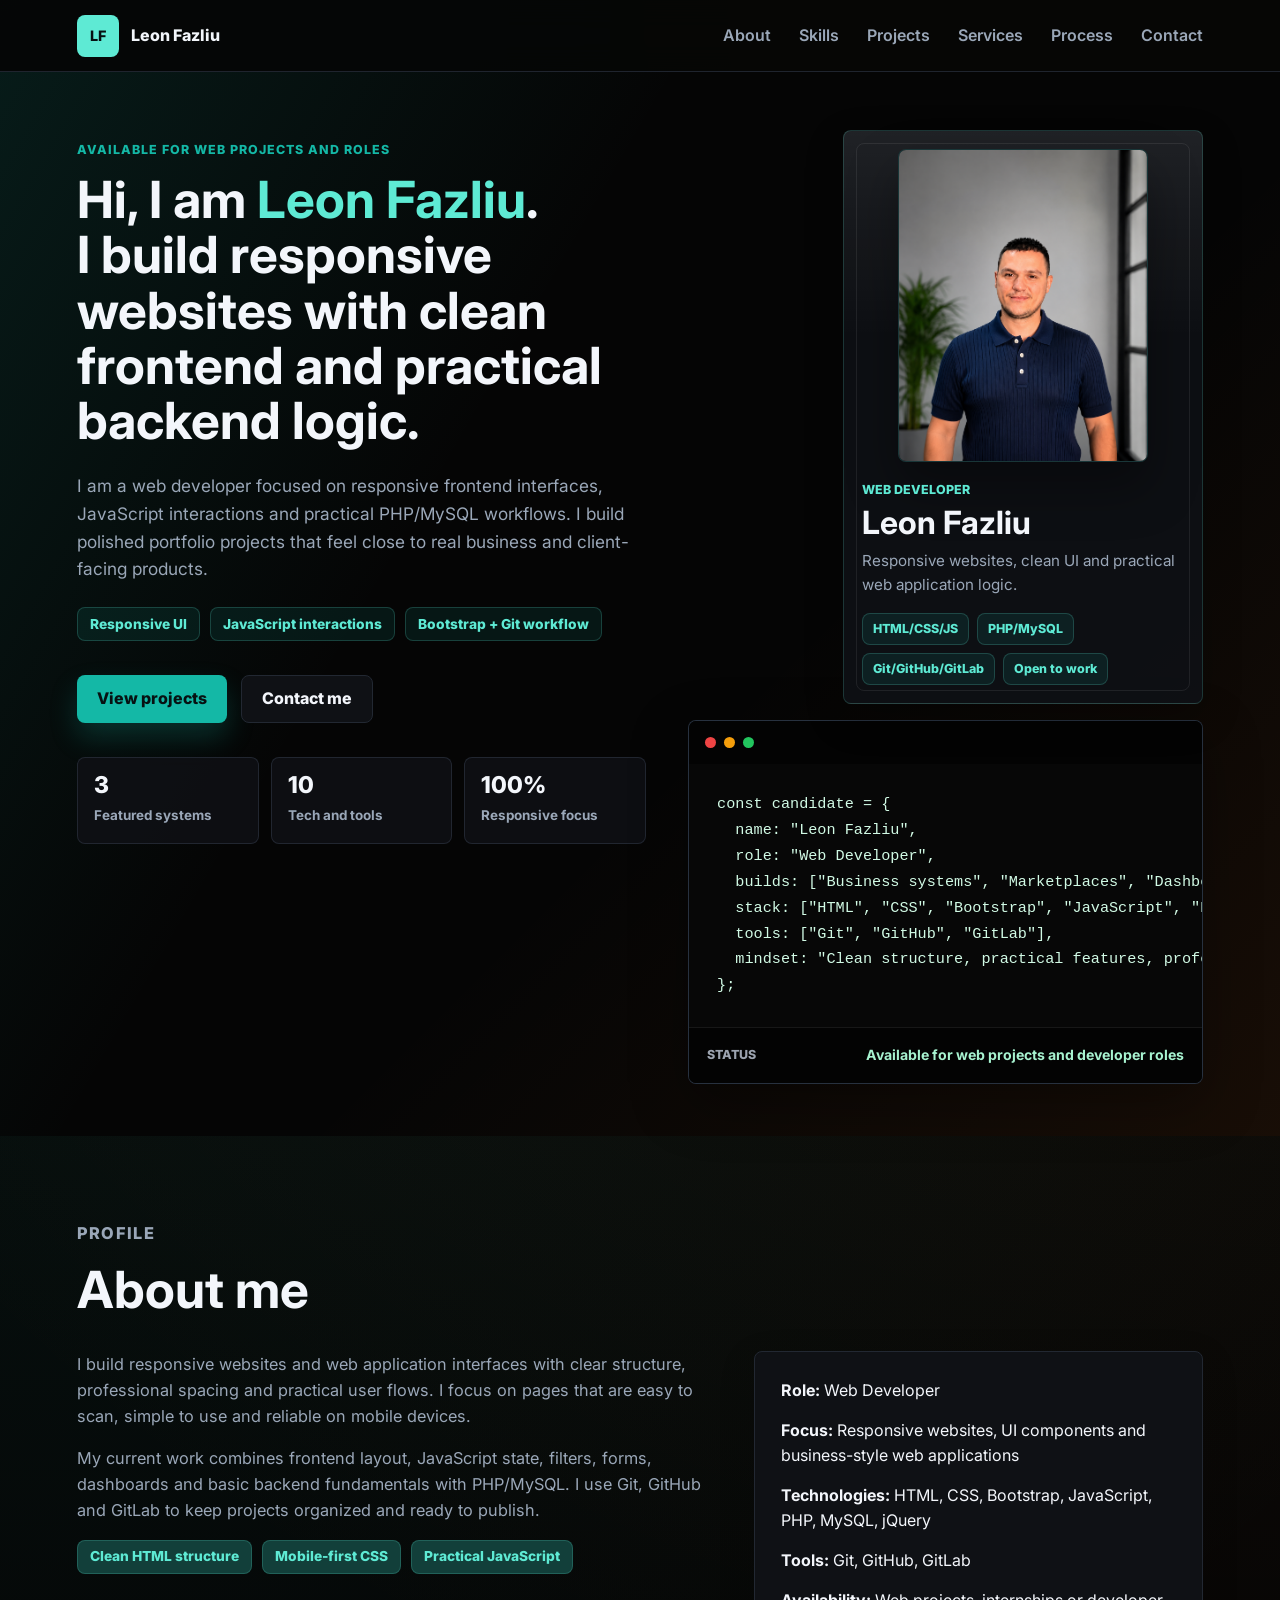
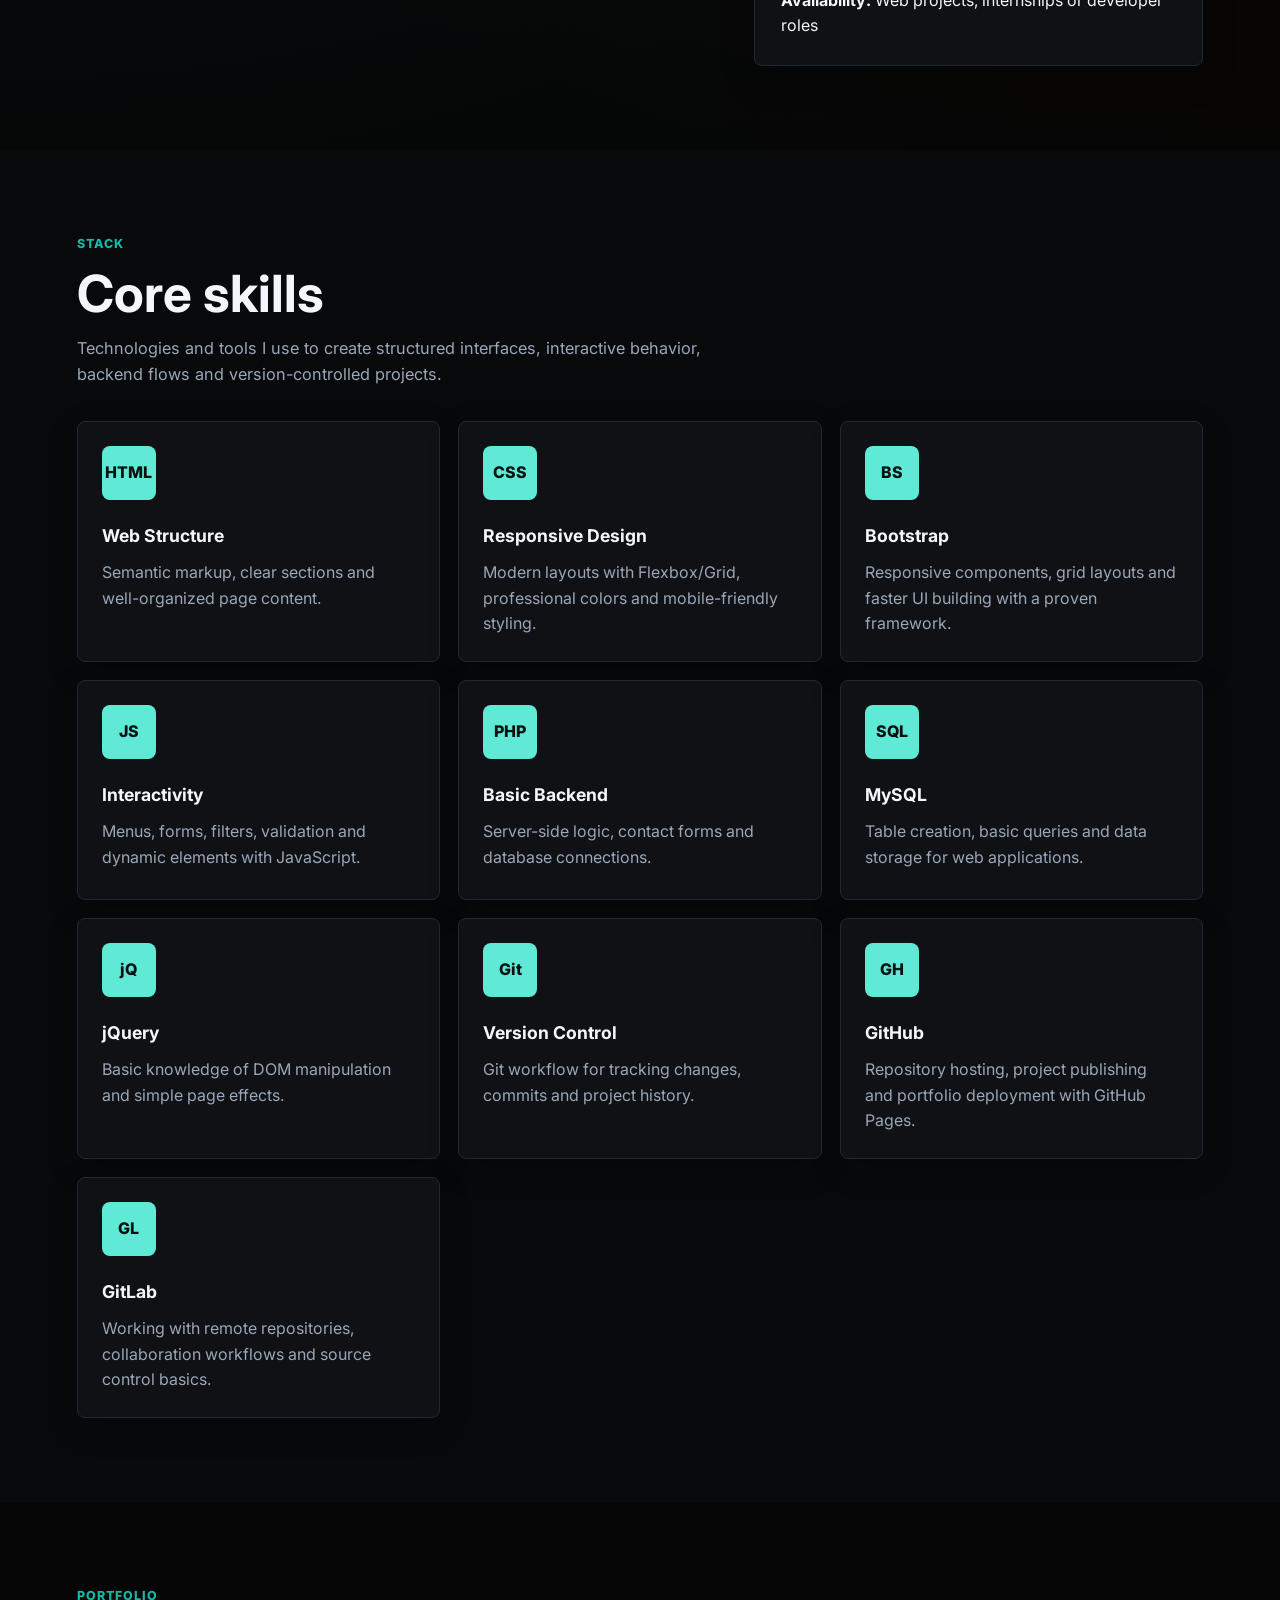
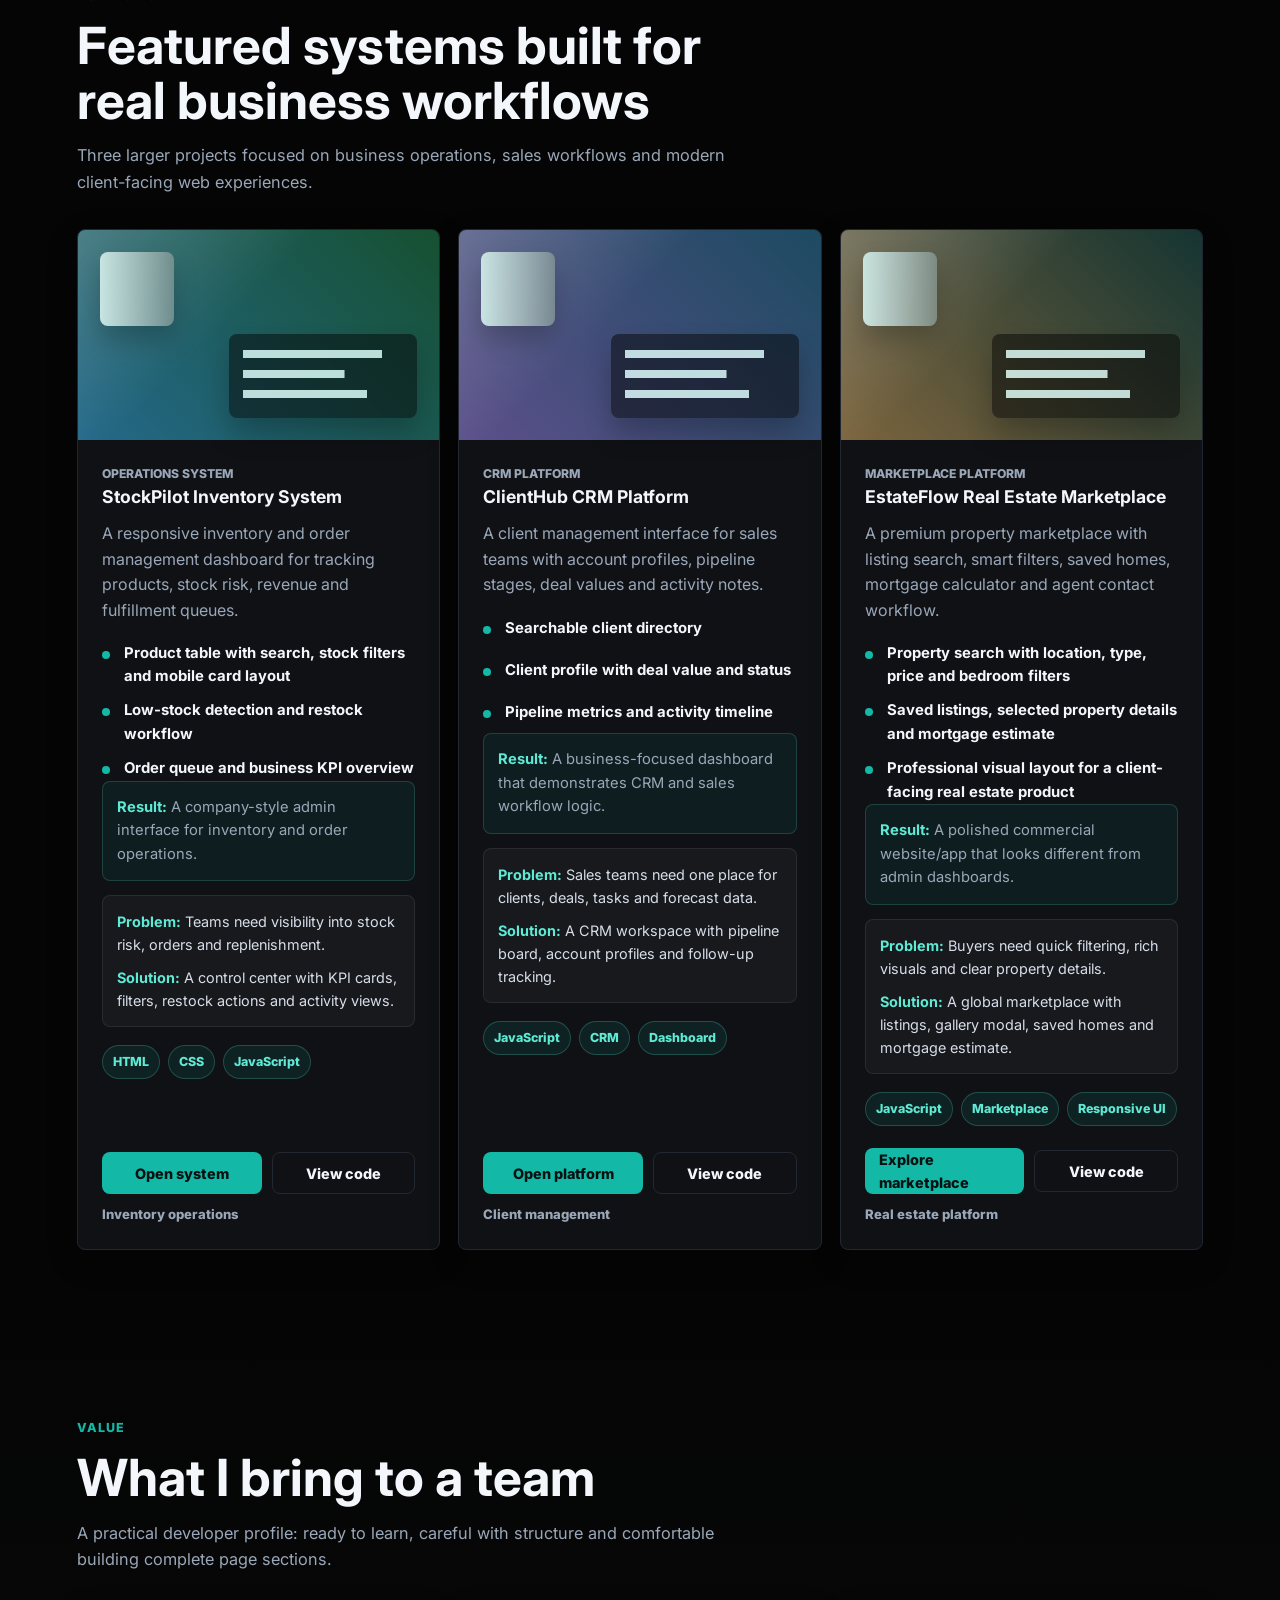
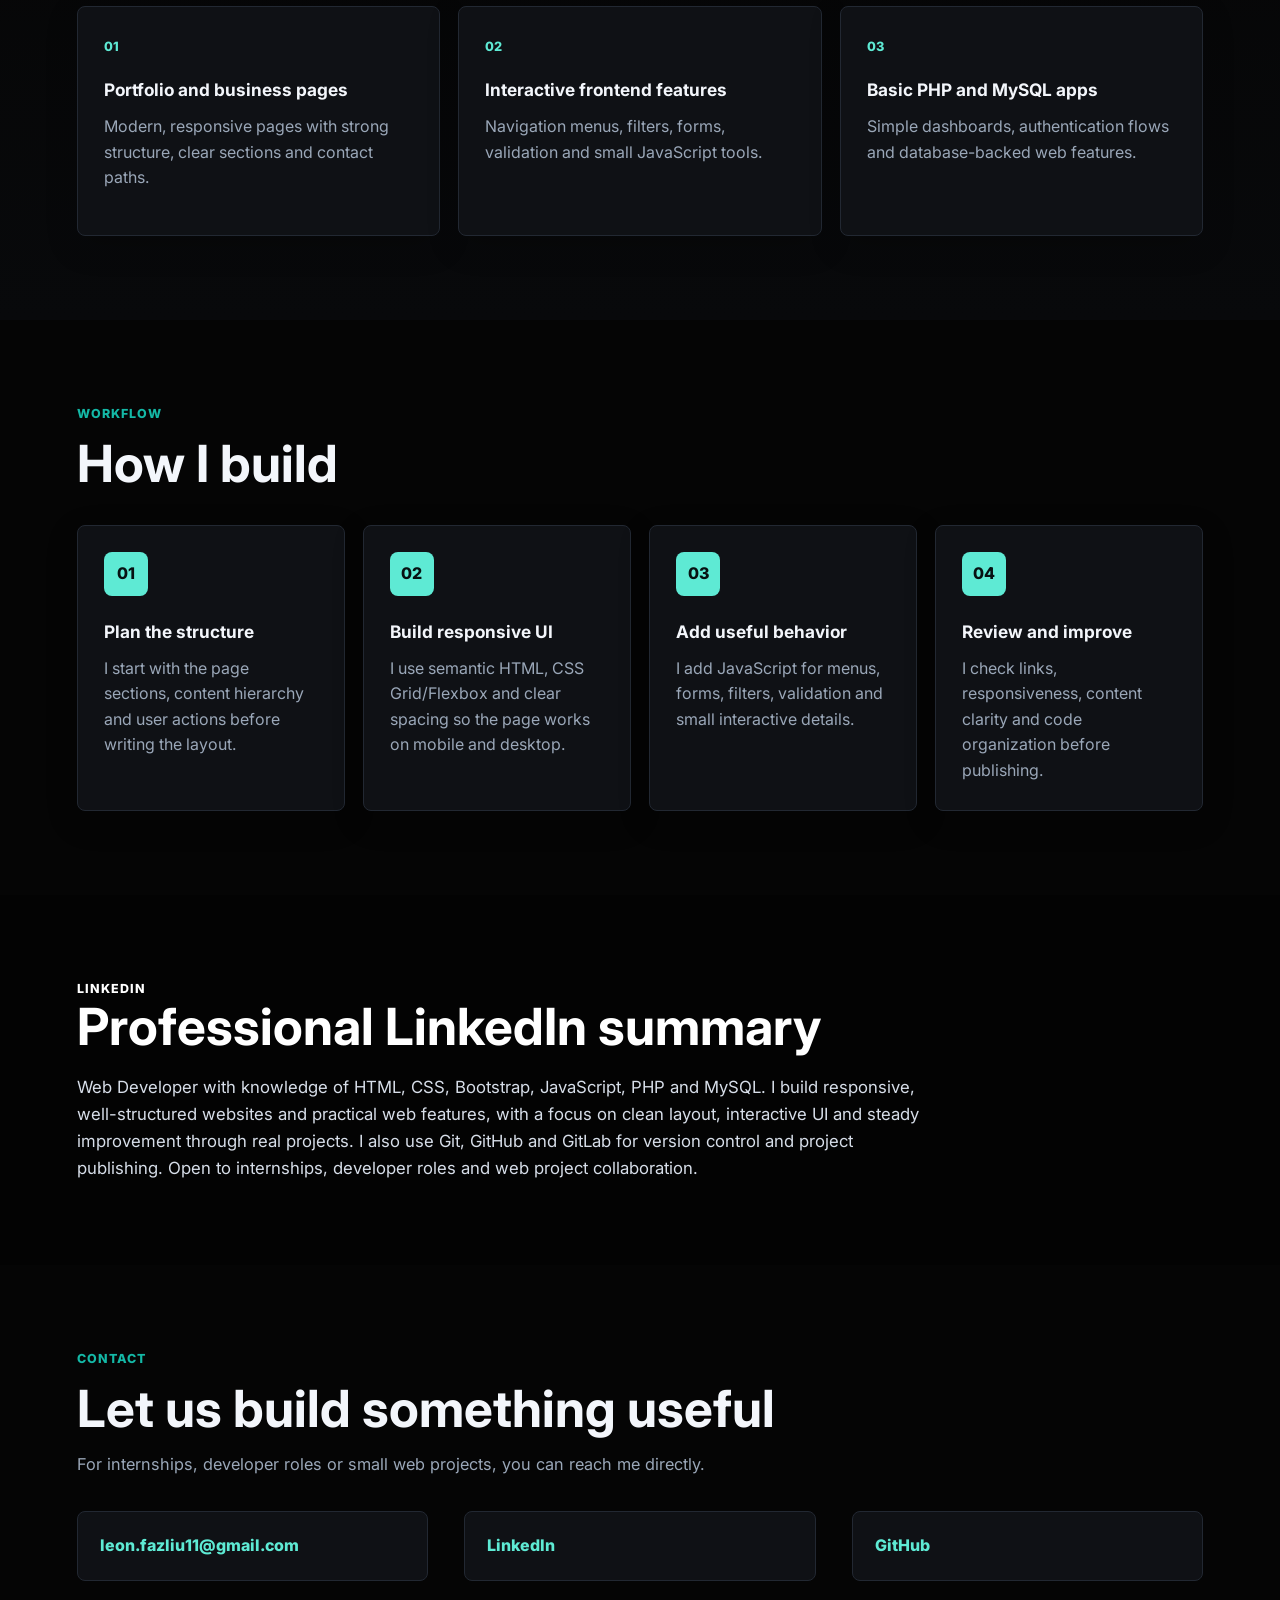
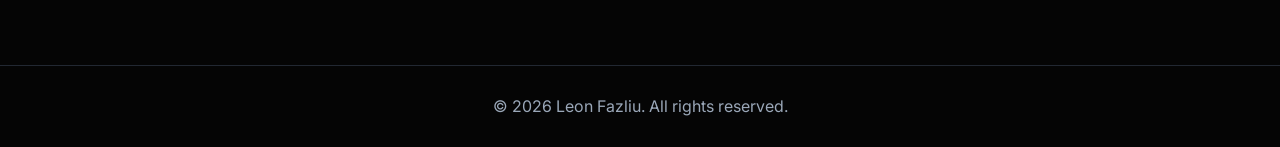
<file: index.html>
<!DOCTYPE html>
<html lang="en">
<head>
  <meta charset="UTF-8">
  <meta name="viewport" content="width=device-width, initial-scale=1.0">
  <meta name="description" content="Portfolio of Leon Fazliu, a web developer building responsive websites and practical web applications with HTML, CSS, JavaScript, Bootstrap, PHP, MySQL, Git, GitHub and GitLab.">
  <title>Leon Fazliu | Web Developer</title>
  <link rel="preconnect" href="https://fonts.googleapis.com">
  <link rel="preconnect" href="https://fonts.gstatic.com" crossorigin>
  <link href="https://fonts.googleapis.com/css2?family=Inter:wght@400;500;600;700;800&display=swap" rel="stylesheet">
  <link rel="stylesheet" href="style.css">
</head>
<body>
  <header class="site-header">
    <a class="brand" href="#home" aria-label="Home">
      <span class="brand-mark">LF</span>
      <span class="brand-text">Leon Fazliu</span>
    </a>

    <button class="nav-toggle" type="button" aria-label="Open menu" aria-expanded="false">
      <span></span>
      <span></span>
      <span></span>
    </button>

    <nav class="site-nav" aria-label="Main navigation">
      <a href="#about">About</a>
      <a href="#skills">Skills</a>
      <a href="#projects">Projects</a>
      <a href="#services">Services</a>
      <a href="#process">Process</a>
      <a href="#contact">Contact</a>
    </nav>
  </header>

  <main>
    <section class="hero" id="home">
      <div class="hero-content">
        <p class="eyebrow">Available for web projects and roles</p>
        <h1>Hi, I am <span>Leon Fazliu</span>.<br>I build responsive websites with clean frontend and practical backend logic.</h1>
        <p class="hero-text">
          I am a web developer focused on responsive frontend interfaces, JavaScript interactions and practical PHP/MySQL
          workflows. I build polished portfolio projects that feel close to real business and client-facing products.
        </p>
        <div class="hero-badges" aria-label="Highlights">
          <span>Responsive UI</span>
          <span>JavaScript interactions</span>
          <span>Bootstrap + Git workflow</span>
        </div>
        <div class="hero-actions">
          <a class="button primary" href="#projects">View projects</a>
          <a class="button secondary" href="#contact">Contact me</a>
        </div>
        <dl class="hero-stats" aria-label="Portfolio stats">
          <div>
            <dt>3</dt>
            <dd>Featured systems</dd>
          </div>
          <div>
            <dt>10</dt>
            <dd>Tech and tools</dd>
          </div>
          <div>
            <dt>100%</dt>
            <dd>Responsive focus</dd>
          </div>
        </dl>
      </div>

      <div class="hero-panel" aria-label="Professional summary">
        <div class="profile-card">
          <div class="profile-photo-wrap">
            <img id="profilePhoto" src="assets/profile-leon.png" alt="Leon Fazliu portrait">
            <span class="profile-fallback" id="profileFallback">LF</span>
          </div>
          <div>
            <p class="profile-kicker">Web Developer</p>
            <h2>Leon Fazliu</h2>
            <p>Responsive websites, clean UI and practical web application logic.</p>
            <div class="profile-meta" aria-label="Profile highlights">
              <span>HTML/CSS/JS</span>
              <span>PHP/MySQL</span>
              <span>Git/GitHub/GitLab</span>
              <span>Open to work</span>
            </div>
          </div>
        </div>
        <div class="code-card">
          <div class="window-dots" aria-hidden="true">
            <span></span>
            <span></span>
            <span></span>
          </div>
          <pre><code>const candidate = {
  name: "Leon Fazliu",
  role: "Web Developer",
  builds: ["Business systems", "Marketplaces", "Dashboards"],
  stack: ["HTML", "CSS", "Bootstrap", "JavaScript", "PHP", "MySQL"],
  tools: ["Git", "GitHub", "GitLab"],
  mindset: "Clean structure, practical features, professional polish"
};</code></pre>
          <div class="code-footer">
            <span>Status</span>
            <strong>Available for web projects and developer roles</strong>
          </div>
        </div>
      </div>
    </section>

    <section class="section about reveal" id="about">
      <div class="section-heading">
        <p class="eyebrow">Profile</p>
        <h2>About me</h2>
      </div>
      <div class="about-grid">
        <div>
          <p>
            I build responsive websites and web application interfaces with clear structure, professional spacing and
            practical user flows. I focus on pages that are easy to scan, simple to use and reliable on mobile devices.
          </p>
          <p>
            My current work combines frontend layout, JavaScript state, filters, forms, dashboards and basic backend
            fundamentals with PHP/MySQL. I use Git, GitHub and GitLab to keep projects organized and ready to publish.
          </p>
          <div class="about-highlights">
            <span>Clean HTML structure</span>
            <span>Mobile-first CSS</span>
            <span>Practical JavaScript</span>
          </div>
        </div>
        <ul class="profile-list">
          <li><strong>Role:</strong> Web Developer</li>
          <li><strong>Focus:</strong> Responsive websites, UI components and business-style web applications</li>
          <li><strong>Technologies:</strong> HTML, CSS, Bootstrap, JavaScript, PHP, MySQL, jQuery</li>
          <li><strong>Tools:</strong> Git, GitHub, GitLab</li>
          <li><strong>Availability:</strong> Web projects, internships or developer roles</li>
        </ul>
      </div>
    </section>

    <section class="section skills reveal" id="skills">
      <div class="section-heading">
        <p class="eyebrow">Stack</p>
        <h2>Core skills</h2>
        <p>Technologies and tools I use to create structured interfaces, interactive behavior, backend flows and version-controlled projects.</p>
      </div>
      <div class="skills-grid">
        <article class="skill-card">
          <span class="skill-icon">HTML</span>
          <h3>Web Structure</h3>
          <p>Semantic markup, clear sections and well-organized page content.</p>
        </article>
        <article class="skill-card">
          <span class="skill-icon">CSS</span>
          <h3>Responsive Design</h3>
          <p>Modern layouts with Flexbox/Grid, professional colors and mobile-friendly styling.</p>
        </article>
        <article class="skill-card">
          <span class="skill-icon">BS</span>
          <h3>Bootstrap</h3>
          <p>Responsive components, grid layouts and faster UI building with a proven framework.</p>
        </article>
        <article class="skill-card">
          <span class="skill-icon">JS</span>
          <h3>Interactivity</h3>
          <p>Menus, forms, filters, validation and dynamic elements with JavaScript.</p>
        </article>
        <article class="skill-card">
          <span class="skill-icon">PHP</span>
          <h3>Basic Backend</h3>
          <p>Server-side logic, contact forms and database connections.</p>
        </article>
        <article class="skill-card">
          <span class="skill-icon">SQL</span>
          <h3>MySQL</h3>
          <p>Table creation, basic queries and data storage for web applications.</p>
        </article>
        <article class="skill-card">
          <span class="skill-icon">jQ</span>
          <h3>jQuery</h3>
          <p>Basic knowledge of DOM manipulation and simple page effects.</p>
        </article>
        <article class="skill-card">
          <span class="skill-icon">Git</span>
          <h3>Version Control</h3>
          <p>Git workflow for tracking changes, commits and project history.</p>
        </article>
        <article class="skill-card">
          <span class="skill-icon">GH</span>
          <h3>GitHub</h3>
          <p>Repository hosting, project publishing and portfolio deployment with GitHub Pages.</p>
        </article>
        <article class="skill-card">
          <span class="skill-icon">GL</span>
          <h3>GitLab</h3>
          <p>Working with remote repositories, collaboration workflows and source control basics.</p>
        </article>
      </div>
    </section>

    <section class="section projects reveal" id="projects">
      <div class="section-heading">
        <p class="eyebrow">Portfolio</p>
        <h2>Featured systems built for real business workflows</h2>
        <p>Three larger projects focused on business operations, sales workflows and modern client-facing web experiences.</p>
      </div>
      <div class="projects-grid">
        <article class="project-card project-featured">
          <div class="project-media inventory"></div>
          <div class="project-body">
            <p class="project-type">Operations system</p>
            <h3>StockPilot Inventory System</h3>
            <p>A responsive inventory and order management dashboard for tracking products, stock risk, revenue and fulfillment queues.</p>
            <ul class="project-points">
              <li>Product table with search, stock filters and mobile card layout</li>
              <li>Low-stock detection and restock workflow</li>
              <li>Order queue and business KPI overview</li>
            </ul>
            <p class="project-result"><strong>Result:</strong> A company-style admin interface for inventory and order operations.</p>
            <div class="project-case">
              <p><strong>Problem:</strong> Teams need visibility into stock risk, orders and replenishment.</p>
              <p><strong>Solution:</strong> A control center with KPI cards, filters, restock actions and activity views.</p>
            </div>
            <div class="tags">
              <span>HTML</span>
              <span>CSS</span>
              <span>JavaScript</span>
            </div>
            <div class="project-actions">
              <a class="project-link" href="projects/inventory-system/index.html">Open system</a>
              <a class="project-link secondary-link" href="https://github.com/leon-fazliu/portfolio/tree/main/projects/inventory-system" target="_blank" rel="noreferrer">View code</a>
              <span>Inventory operations</span>
            </div>
          </div>
        </article>
        <article class="project-card">
          <div class="project-media crm"></div>
          <div class="project-body">
            <p class="project-type">CRM platform</p>
            <h3>ClientHub CRM Platform</h3>
            <p>A client management interface for sales teams with account profiles, pipeline stages, deal values and activity notes.</p>
            <ul class="project-points">
              <li>Searchable client directory</li>
              <li>Client profile with deal value and status</li>
              <li>Pipeline metrics and activity timeline</li>
            </ul>
            <p class="project-result"><strong>Result:</strong> A business-focused dashboard that demonstrates CRM and sales workflow logic.</p>
            <div class="project-case">
              <p><strong>Problem:</strong> Sales teams need one place for clients, deals, tasks and forecast data.</p>
              <p><strong>Solution:</strong> A CRM workspace with pipeline board, account profiles and follow-up tracking.</p>
            </div>
            <div class="tags">
              <span>JavaScript</span>
              <span>CRM</span>
              <span>Dashboard</span>
            </div>
            <div class="project-actions">
              <a class="project-link" href="projects/crm-platform/index.html">Open platform</a>
              <a class="project-link secondary-link" href="https://github.com/leon-fazliu/portfolio/tree/main/projects/crm-platform" target="_blank" rel="noreferrer">View code</a>
              <span>Client management</span>
            </div>
          </div>
        </article>
        <article class="project-card">
          <div class="project-media realestate"></div>
          <div class="project-body">
            <p class="project-type">Marketplace platform</p>
            <h3>EstateFlow Real Estate Marketplace</h3>
            <p>A premium property marketplace with listing search, smart filters, saved homes, mortgage calculator and agent contact workflow.</p>
            <ul class="project-points">
              <li>Property search with location, type, price and bedroom filters</li>
              <li>Saved listings, selected property details and mortgage estimate</li>
              <li>Professional visual layout for a client-facing real estate product</li>
            </ul>
            <p class="project-result"><strong>Result:</strong> A polished commercial website/app that looks different from admin dashboards.</p>
            <div class="project-case">
              <p><strong>Problem:</strong> Buyers need quick filtering, rich visuals and clear property details.</p>
              <p><strong>Solution:</strong> A global marketplace with listings, gallery modal, saved homes and mortgage estimate.</p>
            </div>
            <div class="tags">
              <span>JavaScript</span>
              <span>Marketplace</span>
              <span>Responsive UI</span>
            </div>
            <div class="project-actions">
              <a class="project-link" href="projects/real-estate-marketplace/index.html">Explore marketplace</a>
              <a class="project-link secondary-link" href="https://github.com/leon-fazliu/portfolio/tree/main/projects/real-estate-marketplace" target="_blank" rel="noreferrer">View code</a>
              <span>Real estate platform</span>
            </div>
          </div>
        </article>
      </div>
    </section>

    <section class="section services reveal" id="services">
      <div class="section-heading">
        <p class="eyebrow">Value</p>
        <h2>What I bring to a team</h2>
        <p>A practical developer profile: ready to learn, careful with structure and comfortable building complete page sections.</p>
      </div>
      <div class="services-grid">
        <article>
          <span>01</span>
          <h3>Portfolio and business pages</h3>
          <p>Modern, responsive pages with strong structure, clear sections and contact paths.</p>
        </article>
        <article>
          <span>02</span>
          <h3>Interactive frontend features</h3>
          <p>Navigation menus, filters, forms, validation and small JavaScript tools.</p>
        </article>
        <article>
          <span>03</span>
          <h3>Basic PHP and MySQL apps</h3>
          <p>Simple dashboards, authentication flows and database-backed web features.</p>
        </article>
      </div>
    </section>

    <section class="section process reveal" id="process">
      <div class="section-heading">
        <p class="eyebrow">Workflow</p>
        <h2>How I build</h2>
      </div>
      <div class="process-grid">
        <article>
          <span>01</span>
          <h3>Plan the structure</h3>
          <p>I start with the page sections, content hierarchy and user actions before writing the layout.</p>
        </article>
        <article>
          <span>02</span>
          <h3>Build responsive UI</h3>
          <p>I use semantic HTML, CSS Grid/Flexbox and clear spacing so the page works on mobile and desktop.</p>
        </article>
        <article>
          <span>03</span>
          <h3>Add useful behavior</h3>
          <p>I add JavaScript for menus, forms, filters, validation and small interactive details.</p>
        </article>
        <article>
          <span>04</span>
          <h3>Review and improve</h3>
          <p>I check links, responsiveness, content clarity and code organization before publishing.</p>
        </article>
      </div>
    </section>

    <section class="section linkedin reveal">
      <div class="linkedin-copy">
        <p class="eyebrow">LinkedIn</p>
        <h2>Professional LinkedIn summary</h2>
        <p>
          Web Developer with knowledge of HTML, CSS, Bootstrap, JavaScript, PHP and MySQL. I build responsive,
          well-structured websites and practical web features, with a focus on clean layout, interactive UI and
          steady improvement through real projects. I also use Git, GitHub and GitLab for version control and project publishing.
          Open to internships, developer roles and web project collaboration.
        </p>
      </div>
    </section>

    <section class="section contact reveal" id="contact">
      <div class="section-heading">
        <p class="eyebrow">Contact</p>
        <h2>Let us build something useful</h2>
        <p>For internships, developer roles or small web projects, you can reach me directly.</p>
      </div>
      <div class="contact-grid">
        <a href="mailto:leon.fazliu11@gmail.com">leon.fazliu11@gmail.com</a>
        <a href="https://www.linkedin.com/in/leon-fazliu-6796b4366" target="_blank" rel="noreferrer">LinkedIn</a>
        <a href="https://github.com/leon-fazliu" target="_blank" rel="noreferrer">GitHub</a>
      </div>
    </section>
  </main>

  <footer class="site-footer">
    <p>&copy; <span id="year"></span> Leon Fazliu. All rights reserved.</p>
  </footer>

  <script src="script.js"></script>
</body>
</html>
</file>
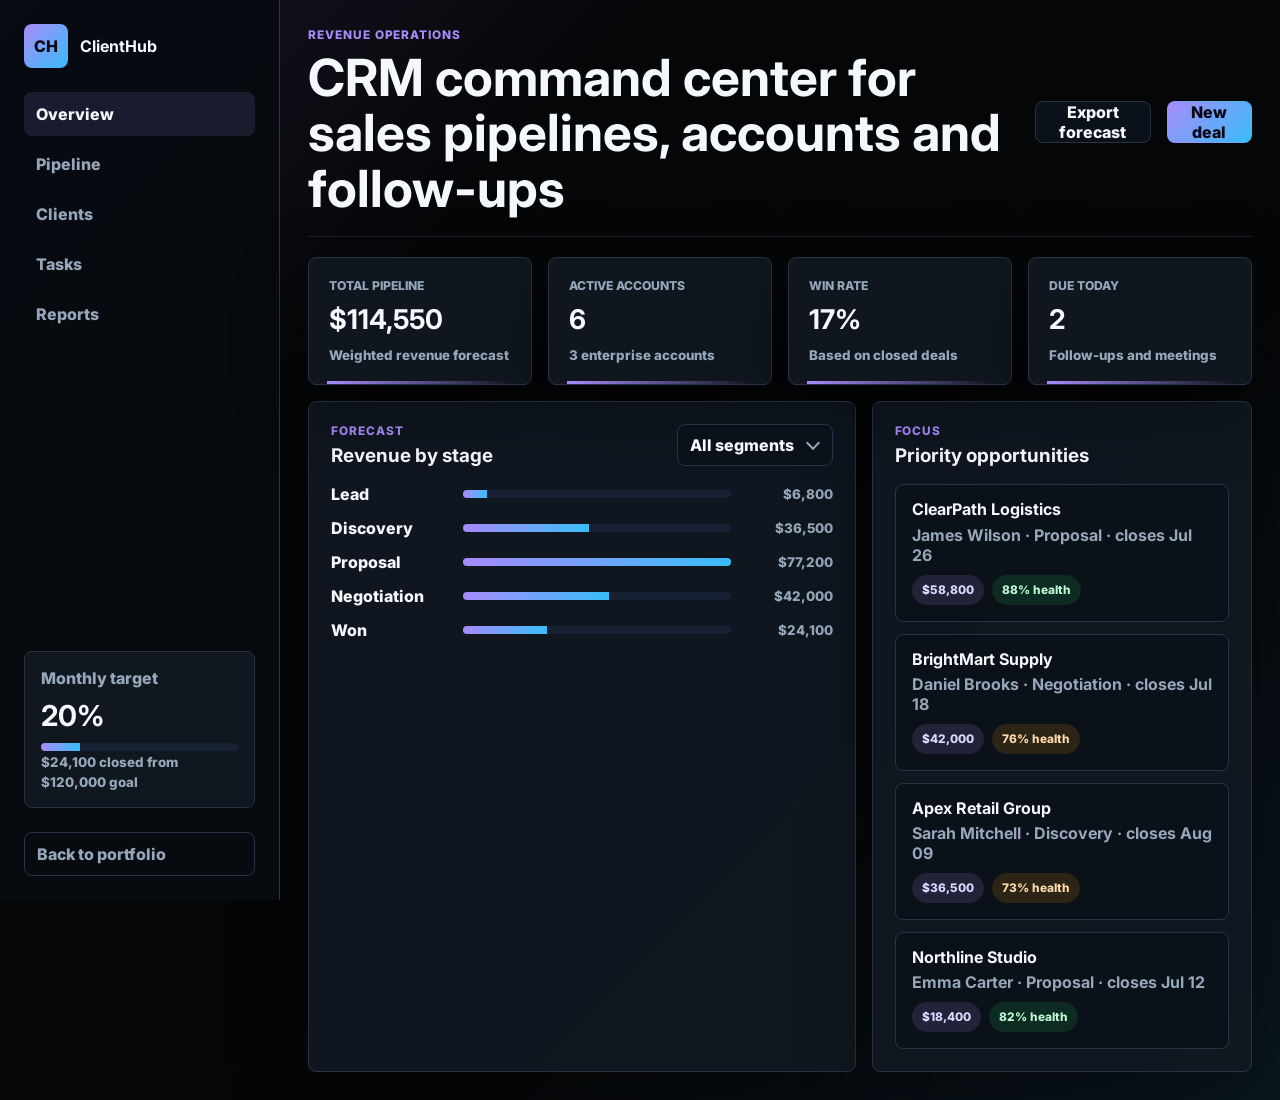
<file: projects/crm-platform/index.html>
<!DOCTYPE html>
<html lang="en">
<head>
  <meta charset="UTF-8">
  <meta name="viewport" content="width=device-width, initial-scale=1.0">
  <title>ClientHub CRM | Revenue Operations Platform</title>
  <link rel="preconnect" href="https://fonts.googleapis.com">
  <link rel="preconnect" href="https://fonts.gstatic.com" crossorigin>
  <link href="https://fonts.googleapis.com/css2?family=Inter:wght@400;500;600;700;800&display=swap" rel="stylesheet">
  <link rel="stylesheet" href="style.css">
</head>
<body>
  <aside class="sidebar">
    <a class="brand" href="../../index.html"><span>CH</span><strong>ClientHub</strong></a>
    <nav aria-label="CRM sections">
      <a class="nav-link is-active" href="#overview" data-view="overview">Overview</a>
      <a class="nav-link" href="#pipeline" data-view="pipeline">Pipeline</a>
      <a class="nav-link" href="#clients" data-view="clients">Clients</a>
      <a class="nav-link" href="#tasks" data-view="tasks">Tasks</a>
      <a class="nav-link" href="#reports" data-view="reports">Reports</a>
    </nav>
    <section class="quota-card">
      <span>Monthly target</span>
      <strong id="quotaPercent">0%</strong>
      <div class="progress"><span id="quotaBar"></span></div>
      <small id="quotaLabel">$0 closed from $120K goal</small>
    </section>
    <a class="portfolio-link" href="../../index.html">Back to portfolio</a>
  </aside>

  <main class="app">
    <header class="topbar">
      <div>
        <p class="eyebrow">Revenue Operations</p>
        <h1>CRM command center for sales pipelines, accounts and follow-ups</h1>
      </div>
      <div class="topbar-actions">
        <button class="ghost-btn" type="button" id="exportReport">Export forecast</button>
        <button class="primary-btn" type="button" id="openDealForm">New deal</button>
      </div>
    </header>

    <section class="view is-visible" id="overview" data-panel="overview">
      <section class="metrics">
        <article><span>Total pipeline</span><strong id="pipelineValue">$0</strong><small>Weighted revenue forecast</small></article>
        <article><span>Active accounts</span><strong id="clientCount">0</strong><small id="clientSegmentLabel">0 enterprise accounts</small></article>
        <article><span>Win rate</span><strong id="winRate">0%</strong><small>Based on closed deals</small></article>
        <article><span>Due today</span><strong id="dueToday">0</strong><small>Follow-ups and meetings</small></article>
      </section>

      <section class="overview-grid">
        <article class="panel">
          <div class="panel-head">
            <div>
              <p class="eyebrow">Forecast</p>
              <h2>Revenue by stage</h2>
            </div>
            <input id="forecastFilter" type="hidden" value="all">
            <div class="custom-picker">
              <button class="custom-toggle" type="button" aria-expanded="false"><span>All segments</span></button>
              <div class="custom-options">
                <button type="button" data-value="all" data-label="All segments">All segments</button>
                <button type="button" data-value="Enterprise" data-label="Enterprise">Enterprise</button>
                <button type="button" data-value="SMB" data-label="SMB">SMB</button>
                <button type="button" data-value="Startup" data-label="Startup">Startup</button>
              </div>
            </div>
          </div>
          <div class="forecast-chart" id="forecastChart"></div>
        </article>

        <article class="panel">
          <div class="panel-head">
            <div>
              <p class="eyebrow">Focus</p>
              <h2>Priority opportunities</h2>
            </div>
          </div>
          <div class="priority-list" id="priorityList"></div>
        </article>
      </section>
    </section>

    <section class="view" id="pipeline" data-panel="pipeline">
      <section class="panel">
        <div class="panel-head">
          <div>
            <p class="eyebrow">Deals</p>
            <h2>Pipeline board</h2>
          </div>
          <div class="toolbar">
            <input id="dealSearch" type="search" placeholder="Search company, owner, tag">
            <input id="stageFilter" type="hidden" value="all">
            <div class="custom-picker">
              <button class="custom-toggle" type="button" aria-expanded="false"><span>All stages</span></button>
              <div class="custom-options">
                <button type="button" data-value="all" data-label="All stages">All stages</button>
                <button type="button" data-value="Lead" data-label="Lead">Lead</button>
                <button type="button" data-value="Discovery" data-label="Discovery">Discovery</button>
                <button type="button" data-value="Proposal" data-label="Proposal">Proposal</button>
                <button type="button" data-value="Negotiation" data-label="Negotiation">Negotiation</button>
                <button type="button" data-value="Won" data-label="Won">Won</button>
              </div>
            </div>
          </div>
        </div>
        <div class="kanban" id="pipelineBoard"></div>
      </section>
    </section>

    <section class="view" id="clients" data-panel="clients">
      <section class="client-layout">
        <aside class="panel">
          <div class="panel-head stacked">
            <div>
              <p class="eyebrow">Accounts</p>
              <h2>Client directory</h2>
            </div>
            <input id="clientSearch" type="search" placeholder="Search clients">
          </div>
          <div class="client-list" id="clientList"></div>
        </aside>

        <article class="panel profile-panel">
          <div class="profile-top">
            <div>
              <p class="eyebrow">Account profile</p>
              <h2 id="profileName">Client</h2>
              <p id="profileMeta">Company details</p>
            </div>
            <span id="profileStatus" class="badge info">Stage</span>
          </div>
          <div class="profile-grid">
            <article><span>Deal value</span><strong id="profileValue">$0</strong></article>
            <article><span>Owner</span><strong id="profileOwner">Owner</strong></article>
            <article><span>Health</span><strong id="profileHealth">0%</strong></article>
          </div>
          <div class="panel-head compact">
            <div>
              <p class="eyebrow">Activity</p>
              <h3>Recent notes</h3>
            </div>
          </div>
          <ul class="notes-list" id="activityList"></ul>
        </article>
      </section>
    </section>

    <section class="view" id="tasks" data-panel="tasks">
      <section class="panel">
        <div class="panel-head">
          <div>
            <p class="eyebrow">Execution</p>
            <h2>Follow-up workspace</h2>
          </div>
          <input id="taskFilter" type="hidden" value="all">
          <div class="custom-picker">
            <button class="custom-toggle" type="button" aria-expanded="false"><span>All tasks</span></button>
            <div class="custom-options">
              <button type="button" data-value="all" data-label="All tasks">All tasks</button>
              <button type="button" data-value="Today" data-label="Today">Today</button>
              <button type="button" data-value="Tomorrow" data-label="Tomorrow">Tomorrow</button>
              <button type="button" data-value="This week" data-label="This week">This week</button>
            </div>
          </div>
        </div>
        <div class="task-grid" id="taskGrid"></div>
      </section>
    </section>

    <section class="view" id="reports" data-panel="reports">
      <section class="report-grid">
        <article class="panel">
          <p class="eyebrow">Performance</p>
          <h2>Sales team scorecard</h2>
          <div class="score-list" id="scoreList"></div>
        </article>
        <article class="panel">
          <p class="eyebrow">Retention</p>
          <h2>Account health summary</h2>
          <div class="health-list" id="healthList"></div>
        </article>
      </section>
    </section>
  </main>

  <dialog class="deal-dialog" id="dealDialog">
    <form class="deal-form" id="dealForm">
      <div class="panel-head">
        <div>
          <p class="eyebrow">Pipeline</p>
          <h2>Create deal</h2>
        </div>
        <button class="icon-btn" id="closeDealForm" type="button" aria-label="Close form">×</button>
      </div>
      <label>Company<input name="company" required placeholder="Example: Apex Retail Group"></label>
      <label>Contact<input name="contact" required placeholder="Example: Sarah Mitchell"></label>
      <div class="form-grid">
        <label>Segment
          <input name="segment" type="hidden" value="Enterprise">
          <div class="custom-picker">
            <button class="custom-toggle" type="button" aria-expanded="false"><span>Enterprise</span></button>
            <div class="custom-options">
              <button type="button" data-value="Enterprise" data-label="Enterprise">Enterprise</button>
              <button type="button" data-value="SMB" data-label="SMB">SMB</button>
              <button type="button" data-value="Startup" data-label="Startup">Startup</button>
            </div>
          </div>
        </label>
        <label>Stage
          <input name="stage" type="hidden" value="Lead">
          <div class="custom-picker">
            <button class="custom-toggle" type="button" aria-expanded="false"><span>Lead</span></button>
            <div class="custom-options">
              <button type="button" data-value="Lead" data-label="Lead">Lead</button>
              <button type="button" data-value="Discovery" data-label="Discovery">Discovery</button>
              <button type="button" data-value="Proposal" data-label="Proposal">Proposal</button>
              <button type="button" data-value="Negotiation" data-label="Negotiation">Negotiation</button>
            </div>
          </div>
        </label>
      </div>
      <div class="form-grid">
        <label>Deal value<input name="value" type="number" min="1000" value="12000" required></label>
        <label>Probability<input name="probability" type="number" min="5" max="95" value="35" required></label>
      </div>
      <button class="primary-btn" type="submit">Save deal</button>
    </form>
  </dialog>

  <div class="toast" id="toast" role="status" aria-live="polite"></div>
  <script src="script.js"></script>
</body>
</html>
</file>
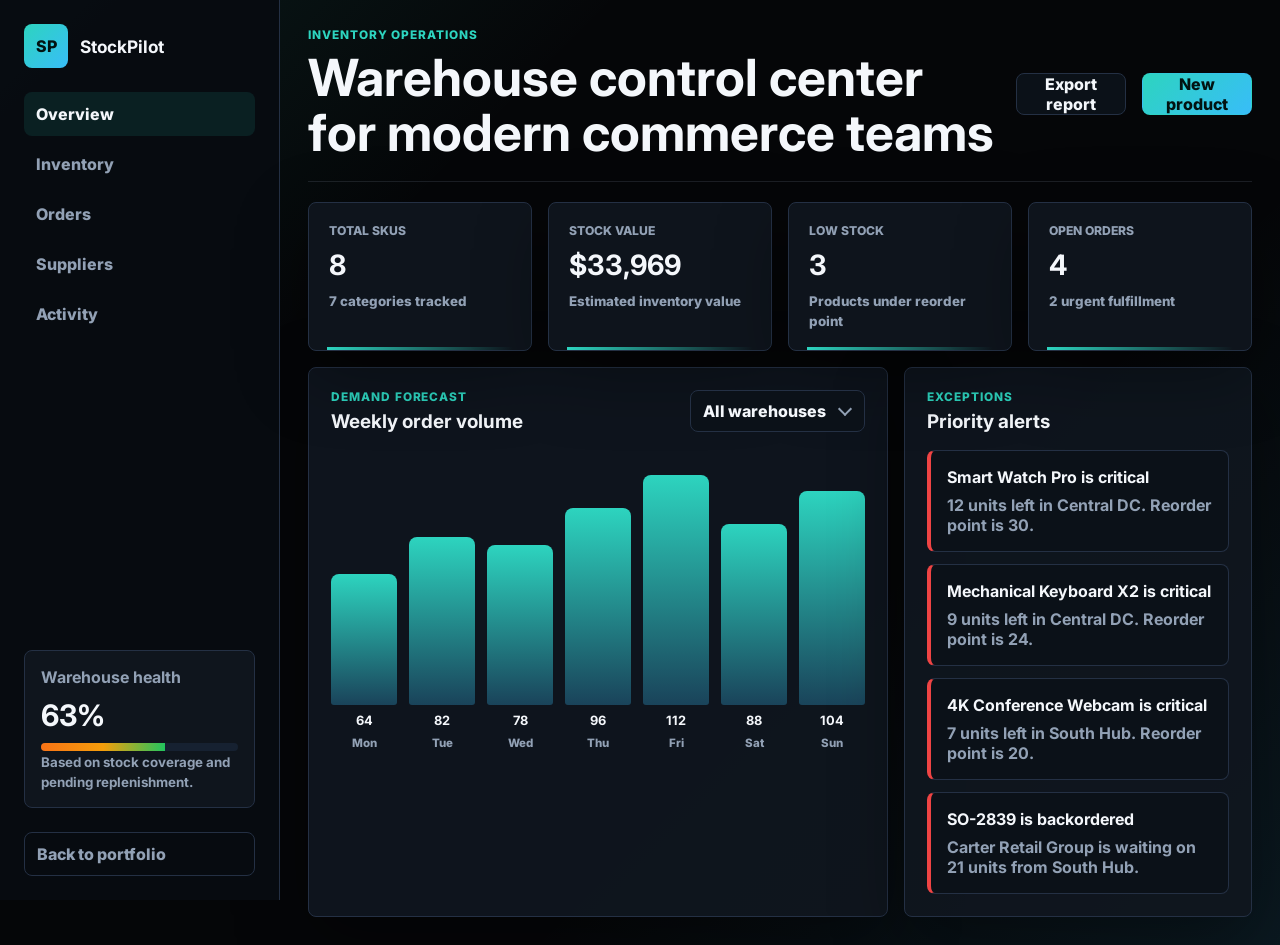
<file: projects/inventory-system/index.html>
<!DOCTYPE html>
<html lang="en">
<head>
  <meta charset="UTF-8">
  <meta name="viewport" content="width=device-width, initial-scale=1.0">
  <title>StockPilot | Inventory Operations Platform</title>
  <link rel="preconnect" href="https://fonts.googleapis.com">
  <link rel="preconnect" href="https://fonts.gstatic.com" crossorigin>
  <link href="https://fonts.googleapis.com/css2?family=Inter:wght@400;500;600;700;800&display=swap" rel="stylesheet">
  <link rel="stylesheet" href="style.css">
</head>
<body>
  <aside class="sidebar" aria-label="Primary navigation">
    <a class="brand" href="../../index.html">
      <span>SP</span>
      <strong>StockPilot</strong>
    </a>

    <nav>
      <a class="nav-link is-active" href="#overview" data-view="overview">Overview</a>
      <a class="nav-link" href="#inventory" data-view="inventory">Inventory</a>
      <a class="nav-link" href="#orders" data-view="orders">Orders</a>
      <a class="nav-link" href="#suppliers" data-view="suppliers">Suppliers</a>
      <a class="nav-link" href="#activity" data-view="activity">Activity</a>
    </nav>

    <div class="sidebar-card">
      <span>Warehouse health</span>
      <strong id="warehouseHealth">0%</strong>
      <div class="health-track"><span id="warehouseHealthBar"></span></div>
      <small>Based on stock coverage and pending replenishment.</small>
    </div>

    <a class="portfolio-link" href="../../index.html">Back to portfolio</a>
  </aside>

  <main class="app">
    <header class="topbar">
      <div>
        <p class="eyebrow">Inventory Operations</p>
        <h1>Warehouse control center for modern commerce teams</h1>
      </div>
      <div class="topbar-actions">
        <button class="ghost-btn" type="button" id="exportButton">Export report</button>
        <button class="primary-btn" type="button" id="openProductForm">New product</button>
      </div>
    </header>

    <section class="view is-visible" id="overview" data-panel="overview">
      <section class="metrics" aria-label="Business metrics">
        <article>
          <span>Total SKUs</span>
          <strong id="totalProducts">0</strong>
          <small id="activeProductsLabel">Active products</small>
        </article>
        <article>
          <span>Stock value</span>
          <strong id="stockValue">$0</strong>
          <small>Estimated inventory value</small>
        </article>
        <article>
          <span>Low stock</span>
          <strong id="lowStock">0</strong>
          <small>Products under reorder point</small>
        </article>
        <article>
          <span>Open orders</span>
          <strong id="openOrders">0</strong>
          <small id="urgentOrdersLabel">Urgent fulfillment</small>
        </article>
      </section>

      <section class="dashboard-grid">
        <article class="panel chart-panel">
          <div class="panel-head">
            <div>
              <p class="eyebrow">Demand forecast</p>
              <h2>Weekly order volume</h2>
            </div>
            <input id="warehouseSelect" type="hidden" value="all">
            <div class="custom-picker">
              <button class="custom-toggle" type="button" aria-expanded="false"><span>All warehouses</span></button>
              <div class="custom-options">
                <button type="button" data-value="all" data-label="All warehouses">All warehouses</button>
                <button type="button" data-value="north" data-label="North Hub">North Hub</button>
                <button type="button" data-value="central" data-label="Central DC">Central DC</button>
                <button type="button" data-value="south" data-label="South Hub">South Hub</button>
              </div>
            </div>
          </div>
          <div class="bar-chart" id="orderChart" aria-label="Weekly order chart"></div>
        </article>

        <article class="panel alert-panel">
          <div class="panel-head">
            <div>
              <p class="eyebrow">Exceptions</p>
              <h2>Priority alerts</h2>
            </div>
          </div>
          <div class="alert-list" id="alertList"></div>
        </article>
      </section>
    </section>

    <section class="view" id="inventory" data-panel="inventory">
      <section class="panel">
        <div class="panel-head">
          <div>
            <p class="eyebrow">Catalog</p>
            <h2>Product inventory</h2>
          </div>
          <div class="toolbar">
            <input id="productSearch" type="search" placeholder="Search product, SKU, category">
            <input id="stockFilter" type="hidden" value="all">
            <div class="custom-picker">
              <button class="custom-toggle" type="button" aria-expanded="false"><span>All stock</span></button>
              <div class="custom-options">
                <button type="button" data-value="all" data-label="All stock">All stock</button>
                <button type="button" data-value="low" data-label="Low stock">Low stock</button>
                <button type="button" data-value="healthy" data-label="Healthy stock">Healthy stock</button>
                <button type="button" data-value="critical" data-label="Critical">Critical</button>
              </div>
            </div>
            <input id="categoryFilter" type="hidden" value="all">
            <div class="custom-picker" id="categoryPicker">
              <button class="custom-toggle" type="button" aria-expanded="false"><span>All categories</span></button>
              <div class="custom-options" id="categoryOptions">
                <button type="button" data-value="all" data-label="All categories">All categories</button>
              </div>
            </div>
          </div>
        </div>

        <div class="table-wrap">
          <table>
            <thead>
              <tr>
                <th>Product</th>
                <th>SKU</th>
                <th>Category</th>
                <th>Warehouse</th>
                <th>Stock</th>
                <th>Reorder point</th>
                <th>Value</th>
                <th>Status</th>
                <th>Action</th>
              </tr>
            </thead>
            <tbody id="productsTable"></tbody>
          </table>
        </div>
      </section>
    </section>

    <section class="view" id="orders" data-panel="orders">
      <section class="workspace">
        <article class="panel">
          <div class="panel-head">
            <div>
              <p class="eyebrow">Fulfillment</p>
              <h2>Sales order queue</h2>
            </div>
            <input id="orderFilter" type="hidden" value="all">
            <div class="custom-picker">
              <button class="custom-toggle" type="button" aria-expanded="false"><span>All orders</span></button>
              <div class="custom-options">
                <button type="button" data-value="all" data-label="All orders">All orders</button>
                <button type="button" data-value="Ready to ship" data-label="Ready to ship">Ready to ship</button>
                <button type="button" data-value="Picking" data-label="Picking">Picking</button>
                <button type="button" data-value="Backordered" data-label="Backordered">Backordered</button>
              </div>
            </div>
          </div>
          <div class="order-list" id="orderList"></div>
        </article>

        <article class="panel purchase-panel">
          <div class="panel-head">
            <div>
              <p class="eyebrow">Replenishment</p>
              <h2>Purchase orders</h2>
            </div>
            <button class="ghost-btn compact" type="button" id="createPurchaseOrder">Create PO</button>
          </div>
          <div class="purchase-list" id="purchaseList"></div>
        </article>
      </section>
    </section>

    <section class="view" id="suppliers" data-panel="suppliers">
      <section class="panel">
        <div class="panel-head">
          <div>
            <p class="eyebrow">Procurement</p>
            <h2>Supplier performance</h2>
          </div>
        </div>
        <div class="supplier-grid" id="supplierGrid"></div>
      </section>
    </section>

    <section class="view" id="activity" data-panel="activity">
      <section class="panel">
        <div class="panel-head">
          <div>
            <p class="eyebrow">Audit trail</p>
            <h2>Inventory movement history</h2>
          </div>
        </div>
        <div class="timeline" id="activityTimeline"></div>
      </section>
    </section>
  </main>

  <dialog class="product-dialog" id="productDialog">
    <form method="dialog" class="product-form" id="productForm">
      <div class="panel-head">
        <div>
          <p class="eyebrow">Catalog</p>
          <h2>Add product</h2>
        </div>
        <button class="icon-btn" id="closeProductForm" aria-label="Close form" type="button">×</button>
      </div>

      <label>
        Product name
        <input name="name" required placeholder="Example: POS Terminal Pro">
      </label>
      <label>
        SKU
        <input name="sku" required placeholder="POS-210">
      </label>
      <div class="form-grid">
        <label>
          Category
          <input name="category" required placeholder="Hardware">
        </label>
        <label>
          Warehouse
          <input name="warehouse" type="hidden" value="North Hub">
          <div class="custom-picker">
            <button class="custom-toggle" type="button" aria-expanded="false"><span>North Hub</span></button>
            <div class="custom-options">
              <button type="button" data-value="North Hub" data-label="North Hub">North Hub</button>
              <button type="button" data-value="Central DC" data-label="Central DC">Central DC</button>
              <button type="button" data-value="South Hub" data-label="South Hub">South Hub</button>
            </div>
          </div>
        </label>
      </div>
      <div class="form-grid">
        <label>
          Stock
          <input name="stock" type="number" min="0" required value="30">
        </label>
        <label>
          Reorder point
          <input name="reorder" type="number" min="1" required value="15">
        </label>
      </div>
      <label>
        Unit cost
        <input name="cost" type="number" min="1" required value="80">
      </label>
      <button class="primary-btn" type="submit" value="default">Save product</button>
    </form>
  </dialog>

  <div class="toast" id="toast" role="status" aria-live="polite"></div>

  <script src="script.js"></script>
</body>
</html>
</file>
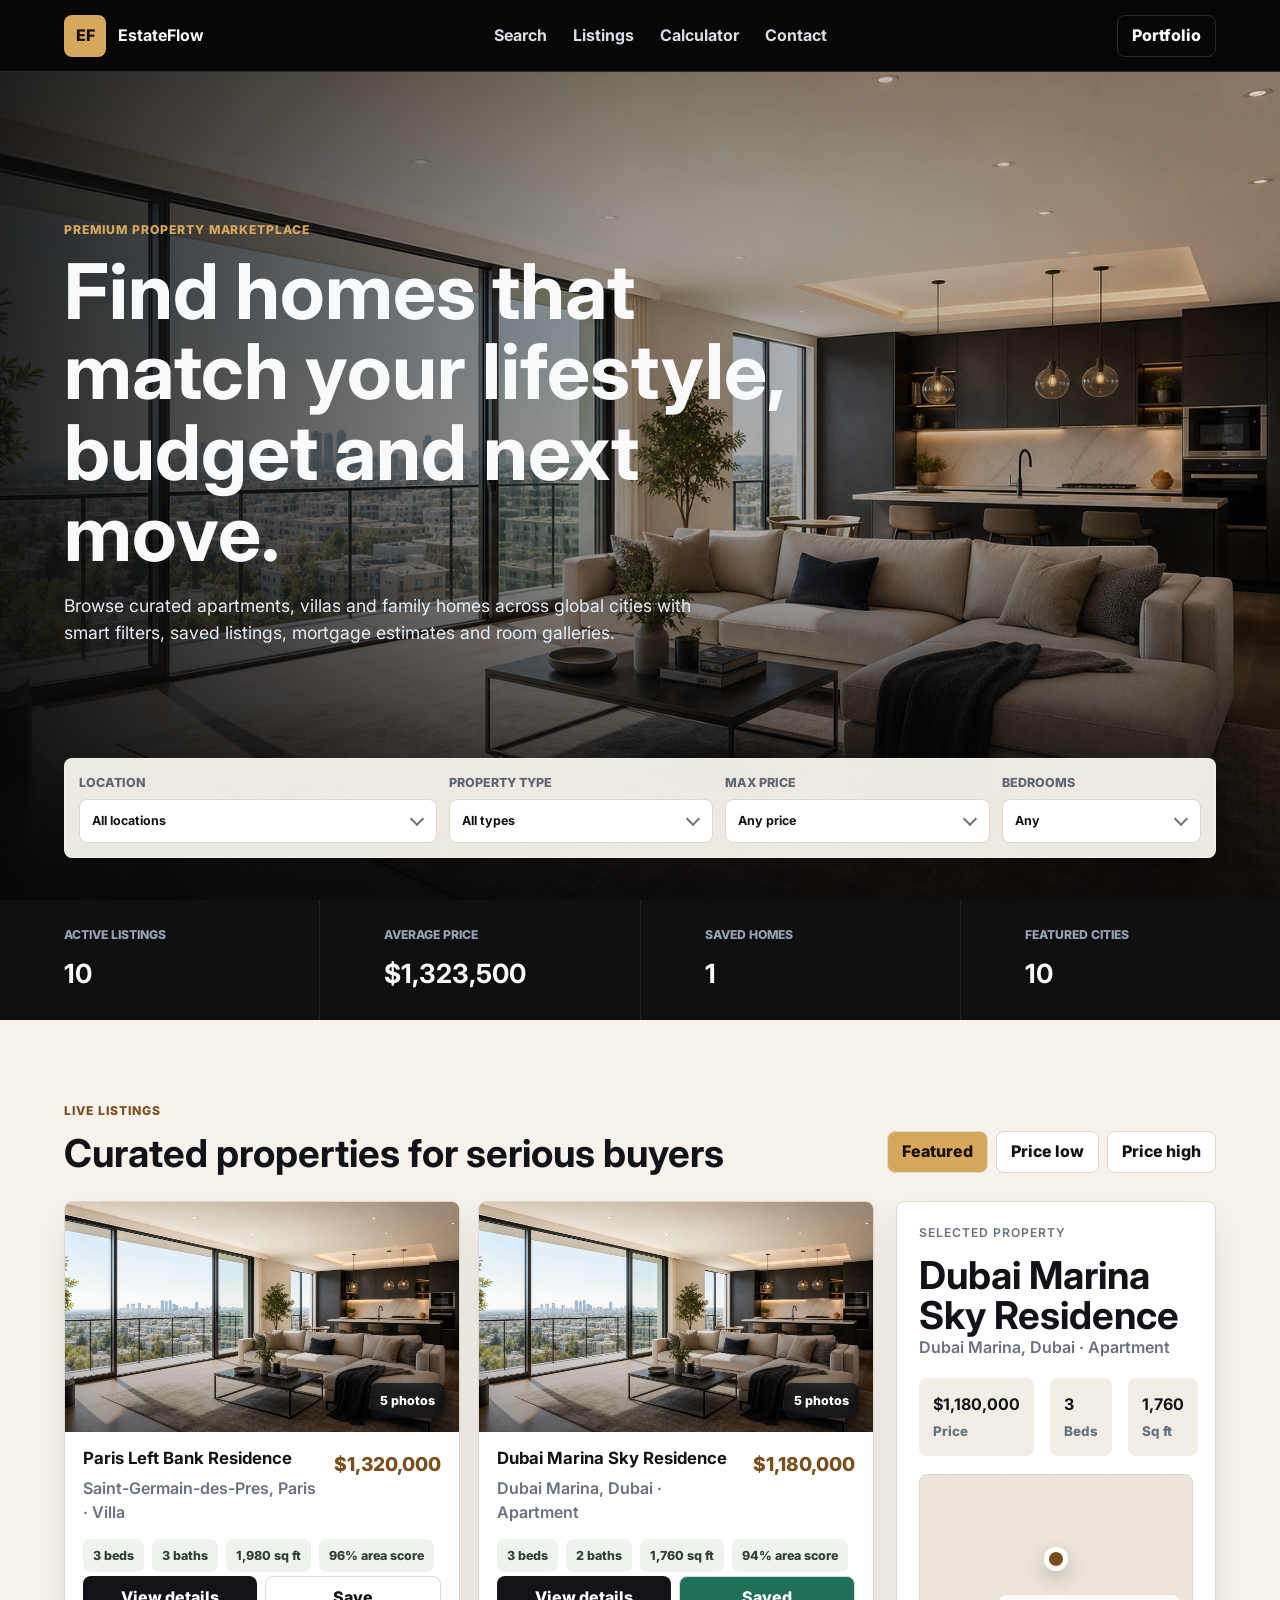
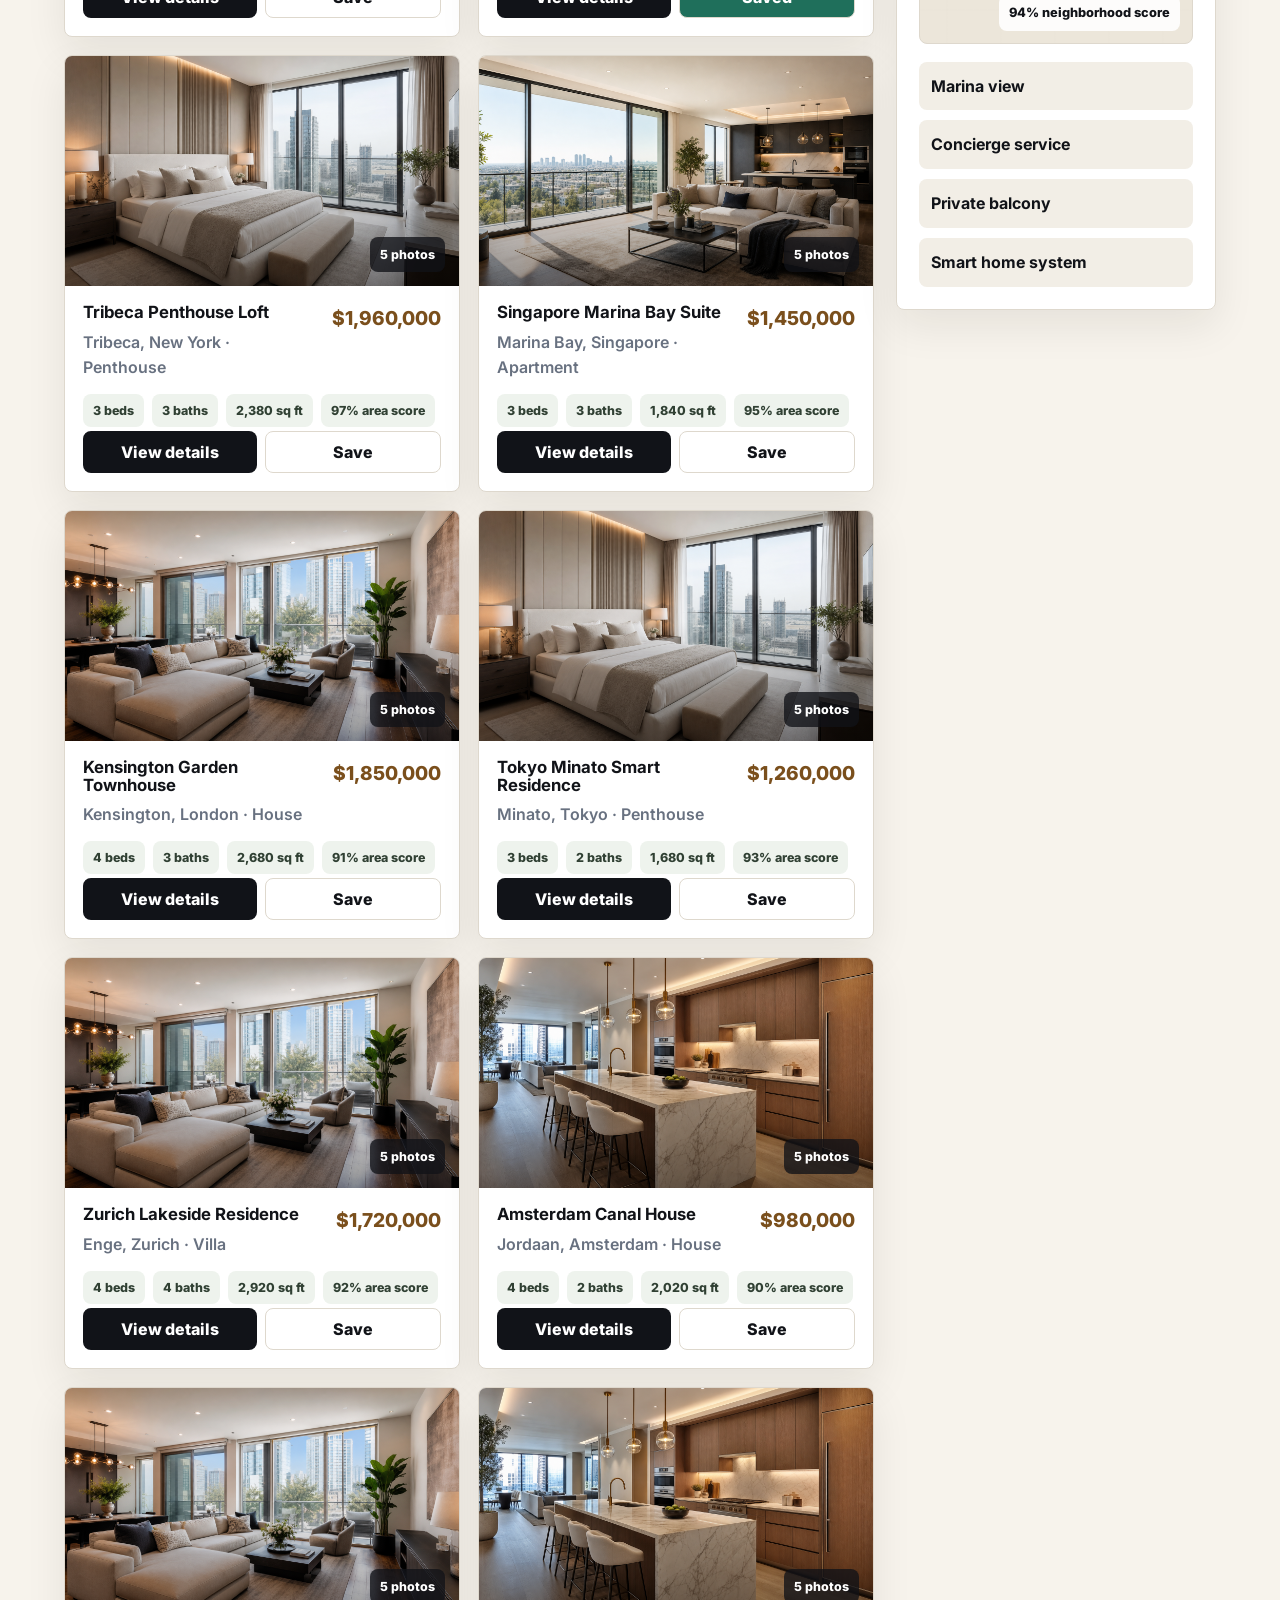
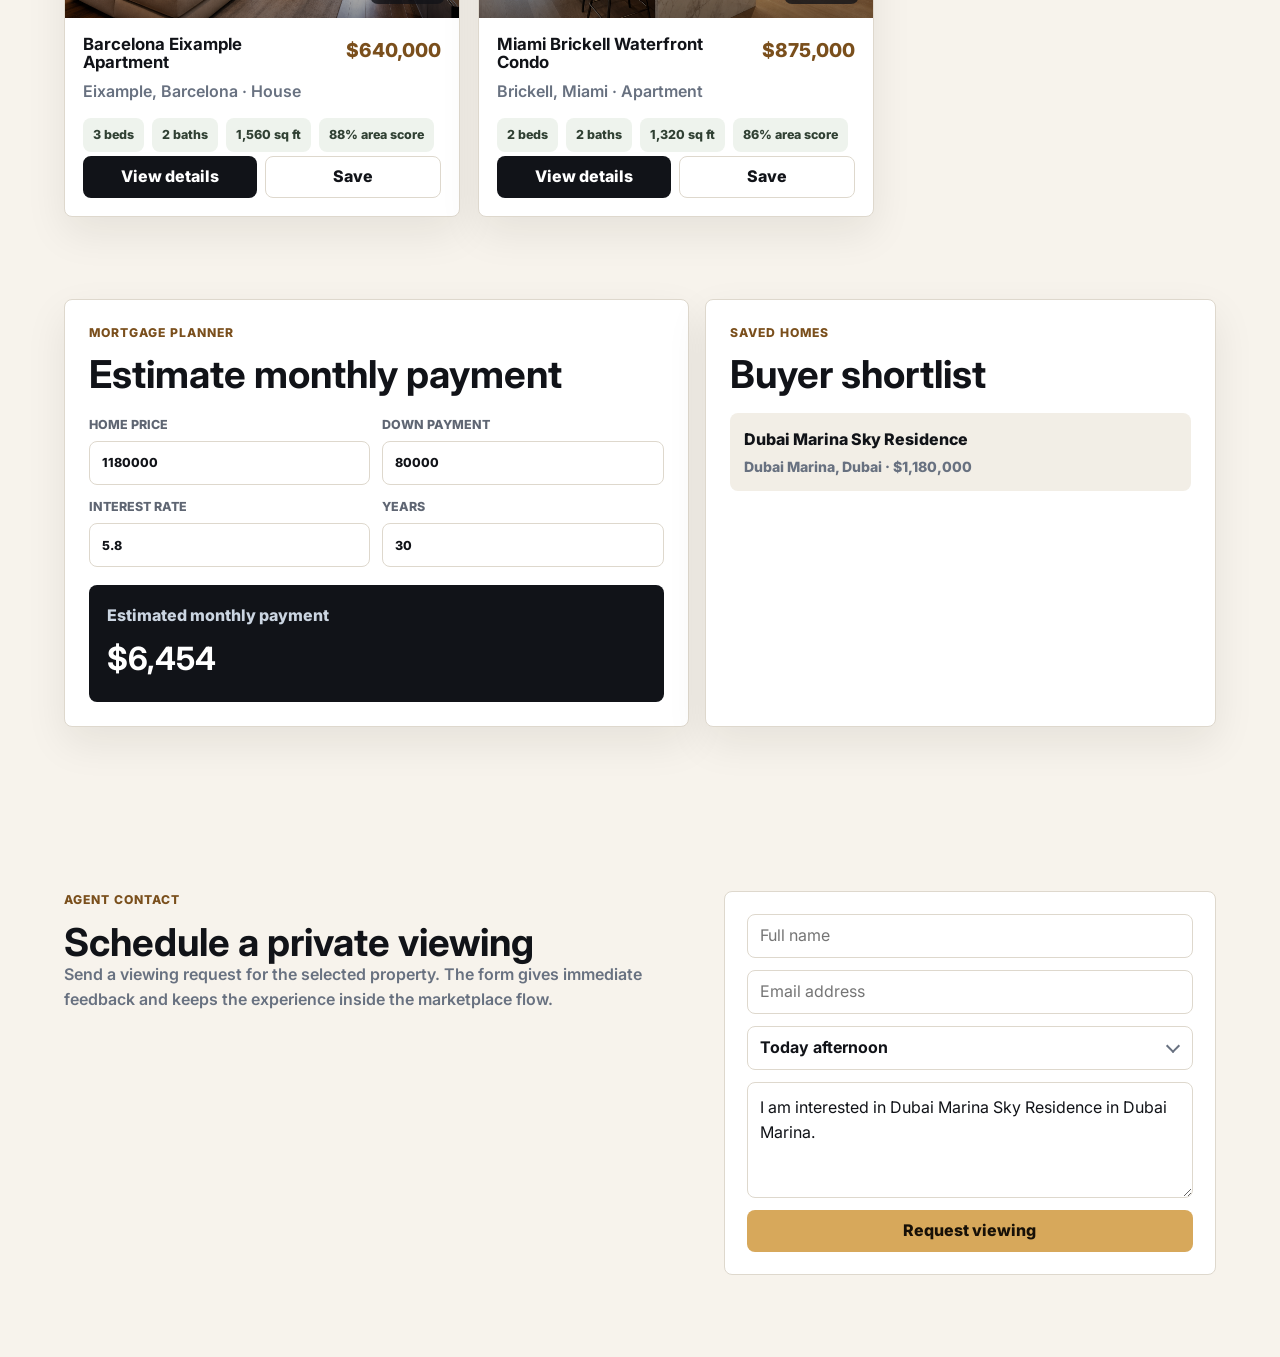
<file: projects/real-estate-marketplace/index.html>
<!DOCTYPE html>
<html lang="en">
<head>
  <meta charset="UTF-8">
  <meta name="viewport" content="width=device-width, initial-scale=1.0">
  <title>EstateFlow | Real Estate Marketplace</title>
  <link rel="preconnect" href="https://fonts.googleapis.com">
  <link rel="preconnect" href="https://fonts.gstatic.com" crossorigin>
  <link href="https://fonts.googleapis.com/css2?family=Inter:wght@400;500;600;700;800&display=swap" rel="stylesheet">
  <link rel="stylesheet" href="style.css">
</head>
<body>
  <header class="site-header">
    <a class="brand" href="../../index.html"><span>EF</span><strong>EstateFlow</strong></a>
    <nav aria-label="Main navigation">
      <a href="#search">Search</a>
      <a href="#listings">Listings</a>
      <a href="#calculator">Calculator</a>
      <a href="#contact">Contact</a>
    </nav>
    <a class="header-link" href="../../index.html">Portfolio</a>
  </header>

  <main>
    <section class="hero">
      <img src="assets/hero-property.png" alt="Modern apartment interior with large windows and city view">
      <div class="hero-overlay"></div>
      <div class="hero-content">
        <p class="eyebrow">Premium Property Marketplace</p>
        <h1>Find homes that match your lifestyle, budget and next move.</h1>
        <p>Browse curated apartments, villas and family homes across global cities with smart filters, saved listings, mortgage estimates and room galleries.</p>
      </div>
      <form class="search-card" id="search">
        <label>
          Location
          <input id="locationSearch" type="hidden" value="">
          <div class="location-picker">
            <button class="location-toggle" id="locationToggle" type="button" aria-expanded="false">
              <span id="locationLabel">All locations</span>
            </button>
            <div class="location-options" id="locationOptions">
              <button type="button" data-location="" data-label="All locations">All locations</button>
              <button type="button" data-location="Dubai" data-label="Dubai, UAE">Dubai, UAE</button>
              <button type="button" data-location="London" data-label="London, United Kingdom">London, United Kingdom</button>
              <button type="button" data-location="Paris" data-label="Paris, France">Paris, France</button>
              <button type="button" data-location="New York" data-label="New York, USA">New York, USA</button>
              <button type="button" data-location="Barcelona" data-label="Barcelona, Spain">Barcelona, Spain</button>
              <button type="button" data-location="Miami" data-label="Miami, USA">Miami, USA</button>
              <button type="button" data-location="Singapore" data-label="Singapore">Singapore</button>
              <button type="button" data-location="Amsterdam" data-label="Amsterdam, Netherlands">Amsterdam, Netherlands</button>
              <button type="button" data-location="Tokyo" data-label="Tokyo, Japan">Tokyo, Japan</button>
              <button type="button" data-location="Zurich" data-label="Zurich, Switzerland">Zurich, Switzerland</button>
            </div>
          </div>
        </label>
        <label>
          Property type
          <input id="typeFilter" type="hidden" value="all">
          <div class="custom-picker">
            <button class="custom-toggle" type="button" aria-expanded="false">
              <span>All types</span>
            </button>
            <div class="custom-options">
              <button type="button" data-value="all" data-label="All types">All types</button>
              <button type="button" data-value="Apartment" data-label="Apartment">Apartment</button>
              <button type="button" data-value="House" data-label="House">House</button>
              <button type="button" data-value="Villa" data-label="Villa">Villa</button>
              <button type="button" data-value="Penthouse" data-label="Penthouse">Penthouse</button>
            </div>
          </div>
        </label>
        <label>
          Max price
          <input id="priceFilter" type="hidden" value="all">
          <div class="custom-picker">
            <button class="custom-toggle" type="button" aria-expanded="false">
              <span>Any price</span>
            </button>
            <div class="custom-options">
              <button type="button" data-value="all" data-label="Any price">Any price</button>
              <button type="button" data-value="350000" data-label="Up to $350K">Up to $350K</button>
              <button type="button" data-value="550000" data-label="Up to $550K">Up to $550K</button>
              <button type="button" data-value="850000" data-label="Up to $850K">Up to $850K</button>
              <button type="button" data-value="1200000" data-label="Up to $1.2M">Up to $1.2M</button>
              <button type="button" data-value="2000000" data-label="Up to $2M">Up to $2M</button>
            </div>
          </div>
        </label>
        <label>
          Bedrooms
          <input id="bedFilter" type="hidden" value="all">
          <div class="custom-picker">
            <button class="custom-toggle" type="button" aria-expanded="false">
              <span>Any</span>
            </button>
            <div class="custom-options">
              <button type="button" data-value="all" data-label="Any">Any</button>
              <button type="button" data-value="2" data-label="2+">2+</button>
              <button type="button" data-value="3" data-label="3+">3+</button>
              <button type="button" data-value="4" data-label="4+">4+</button>
            </div>
          </div>
        </label>
      </form>
    </section>

    <section class="stats-band" aria-label="Marketplace stats">
      <article><span>Active listings</span><strong id="listingCount">0</strong></article>
      <article><span>Average price</span><strong id="averagePrice">$0</strong></article>
      <article><span>Saved homes</span><strong id="savedCount">0</strong></article>
      <article><span>Featured cities</span><strong>10</strong></article>
    </section>

    <section class="section listings-section" id="listings">
      <div class="section-head">
        <div>
          <p class="eyebrow">Live Listings</p>
          <h2>Curated properties for serious buyers</h2>
        </div>
        <div class="view-actions">
          <button class="view-btn is-active" type="button" data-sort="featured">Featured</button>
          <button class="view-btn" type="button" data-sort="price-low">Price low</button>
          <button class="view-btn" type="button" data-sort="price-high">Price high</button>
        </div>
      </div>
      <div class="market-layout">
        <div class="property-grid" id="propertyGrid"></div>

        <aside class="detail-panel" id="detailPanel">
          <p class="eyebrow">Selected Property</p>
          <h2 id="detailTitle">Select a property</h2>
          <p id="detailAddress">Property details will appear here.</p>
          <div class="detail-metrics">
            <span><strong id="detailPrice">$0</strong><small>Price</small></span>
            <span><strong id="detailBeds">0</strong><small>Beds</small></span>
            <span><strong id="detailArea">0</strong><small>Sq ft</small></span>
          </div>
          <div class="map-card">
            <div class="map-pin"></div>
            <span id="detailZone">Neighborhood score</span>
          </div>
          <ul id="detailFeatures"></ul>
        </aside>
      </div>
    </section>

    <section class="section tools-grid">
      <article class="calculator panel" id="calculator">
        <p class="eyebrow">Mortgage Planner</p>
        <h2>Estimate monthly payment</h2>
        <div class="calc-grid">
          <label>Home price<input id="homePrice" type="number" value="520000" min="50000"></label>
          <label>Down payment<input id="downPayment" type="number" value="80000" min="0"></label>
          <label>Interest rate<input id="interestRate" type="number" value="5.8" min="1" step="0.1"></label>
          <label>Years<input id="loanYears" type="number" value="30" min="5"></label>
        </div>
        <div class="payment-result">
          <span>Estimated monthly payment</span>
          <strong id="monthlyPayment">$0</strong>
        </div>
      </article>

      <article class="saved panel">
        <p class="eyebrow">Saved Homes</p>
        <h2>Buyer shortlist</h2>
        <div class="saved-list" id="savedList"></div>
      </article>
    </section>

    <section class="section contact-section" id="contact">
      <div>
        <p class="eyebrow">Agent Contact</p>
        <h2>Schedule a private viewing</h2>
        <p>Send a viewing request for the selected property. The form gives immediate feedback and keeps the experience inside the marketplace flow.</p>
      </div>
      <form class="contact-form" id="contactForm">
        <input id="buyerName" required placeholder="Full name">
        <input id="buyerEmail" type="email" required placeholder="Email address">
        <input id="tourTime" type="hidden" value="Today afternoon">
        <div class="custom-picker">
          <button class="custom-toggle" type="button" aria-expanded="false">
            <span>Today afternoon</span>
          </button>
          <div class="custom-options">
            <button type="button" data-value="Today afternoon" data-label="Today afternoon">Today afternoon</button>
            <button type="button" data-value="Tomorrow morning" data-label="Tomorrow morning">Tomorrow morning</button>
            <button type="button" data-value="This weekend" data-label="This weekend">This weekend</button>
          </div>
        </div>
        <textarea id="message" rows="4" placeholder="Tell the agent what you are looking for"></textarea>
        <button class="primary-btn" type="submit">Request viewing</button>
      </form>
    </section>
  </main>

  <dialog class="property-dialog" id="propertyDialog">
    <div class="dialog-shell">
      <button class="close-dialog" id="closeDialog" type="button" aria-label="Close property gallery">×</button>
      <section class="gallery-panel">
        <div class="gallery-main" id="galleryMain"></div>
        <div class="gallery-thumbs" id="galleryThumbs"></div>
      </section>
      <aside class="booking-panel">
        <p class="eyebrow">Property Overview</p>
        <h2 id="modalTitle">Property</h2>
        <p id="modalAddress">Address</p>
        <div class="modal-price" id="modalPrice">$0</div>
        <div class="room-list" id="roomList"></div>
        <div class="amenity-list" id="amenityList"></div>
        <button class="primary-btn" id="modalViewing" type="button">Request private viewing</button>
      </aside>
    </div>
  </dialog>

  <div class="toast" id="toast" role="status" aria-live="polite"></div>
  <script src="script.js"></script>
</body>
</html>
</file>
<file: style.css>
:root {
  --bg: #050505;
  --surface: #0f1115;
  --ink: #f3f6fb;
  --muted: #9aa7b8;
  --line: #222832;
  --primary: #14b8a6;
  --primary-dark: #5eead4;
  --accent: #f97316;
  --blue: #60a5fa;
  --green-soft: #123f3a;
  --shadow: 0 18px 55px rgba(0, 0, 0, 0.34);
}

* {
  box-sizing: border-box;
}

html {
  scroll-behavior: smooth;
}

body {
  margin: 0;
  font-family: "Inter", Arial, sans-serif;
  color: var(--ink);
  background:
    radial-gradient(circle at top left, rgba(20, 184, 166, 0.12), transparent 30%),
    radial-gradient(circle at top right, rgba(249, 115, 22, 0.09), transparent 28%),
    var(--bg);
  line-height: 1.6;
}

body.nav-open {
  overflow: hidden;
}

a {
  color: inherit;
  text-decoration: none;
}

.site-header {
  position: sticky;
  top: 0;
  z-index: 10;
  display: flex;
  align-items: center;
  justify-content: space-between;
  min-height: 72px;
  padding: 0 6vw;
  background: rgba(5, 5, 5, 0.9);
  border-bottom: 1px solid rgba(34, 40, 50, 0.92);
  backdrop-filter: blur(14px);
}

.brand {
  display: inline-flex;
  align-items: center;
  gap: 12px;
  font-weight: 800;
}

.brand-mark {
  display: grid;
  place-items: center;
  width: 42px;
  height: 42px;
  color: #071112;
  background: var(--primary-dark);
  border-radius: 8px;
  font-size: 0.9rem;
}

.brand-text {
  letter-spacing: 0;
}

.site-nav {
  display: flex;
  align-items: center;
  gap: 28px;
  color: var(--muted);
  font-weight: 600;
}

.site-nav a:hover,
.site-nav a:focus-visible,
.site-nav a.is-active {
  color: var(--primary);
}

.nav-toggle {
  display: none;
  width: 42px;
  height: 42px;
  padding: 9px;
  background: var(--surface);
  border: 1px solid var(--line);
  border-radius: 8px;
}

.nav-toggle span {
  display: block;
  width: 100%;
  height: 2px;
  margin: 5px 0;
  background: var(--ink);
}

.hero {
  display: grid;
  grid-template-columns: minmax(0, 1.05fr) minmax(320px, 0.95fr);
  align-items: start;
  gap: 42px;
  min-height: calc(100vh - 72px);
  padding: 58px 6vw 52px;
  background:
    linear-gradient(120deg, rgba(20, 184, 166, 0.12), transparent 36%),
    linear-gradient(315deg, rgba(249, 115, 22, 0.08), transparent 42%),
    var(--bg);
}

.hero-content {
  padding-top: 10px;
}

.eyebrow {
  margin: 0 0 12px;
  color: var(--primary);
  font-size: 0.78rem;
  font-weight: 800;
  text-transform: uppercase;
  letter-spacing: 0.08em;
}

.hero h1,
.section-heading h2,
.linkedin-copy h2 {
  margin: 0;
  line-height: 1.08;
  letter-spacing: 0;
}

.hero h1 {
  max-width: 780px;
  font-size: clamp(1.9rem, 4vw, 3.35rem);
}

.hero h1 span {
  color: var(--primary-dark);
}

.hero-text {
  max-width: 680px;
  margin: 24px 0 0;
  color: var(--muted);
  font-size: 1.08rem;
}

.hero-badges,
.about-highlights {
  display: flex;
  flex-wrap: wrap;
  gap: 10px;
  margin-top: 24px;
}

.hero-badges span,
.about-highlights span {
  display: inline-flex;
  align-items: center;
  min-height: 34px;
  padding: 0 12px;
  color: var(--primary-dark);
  background: rgba(20, 184, 166, 0.1);
  border: 1px solid rgba(94, 234, 212, 0.2);
  border-radius: 8px;
  font-size: 0.86rem;
  font-weight: 800;
}

.hero-actions {
  display: flex;
  flex-wrap: wrap;
  gap: 14px;
  margin-top: 34px;
}

.button {
  display: inline-flex;
  align-items: center;
  justify-content: center;
  min-height: 48px;
  padding: 0 20px;
  border-radius: 8px;
  font-weight: 800;
}

.button.primary {
  color: #071112;
  background: var(--primary);
  box-shadow: 0 14px 28px rgba(20, 184, 166, 0.22);
}

.button.secondary {
  color: var(--ink);
  background: var(--surface);
  border: 1px solid var(--line);
}

.button,
.project-link,
.contact-grid a {
  transition: transform 180ms ease, box-shadow 180ms ease, border-color 180ms ease, background 180ms ease;
}

.button:hover,
.project-link:hover,
.contact-grid a:hover {
  transform: translateY(-2px);
}

.hero-stats {
  display: grid;
  grid-template-columns: repeat(3, minmax(0, 1fr));
  gap: 12px;
  max-width: 620px;
  margin: 34px 0 0;
}

.hero-stats div {
  padding: 16px;
  background: rgba(15, 17, 21, 0.88);
  border: 1px solid rgba(34, 40, 50, 0.95);
  border-radius: 8px;
}

.hero-stats dt {
  color: var(--ink);
  font-size: 1.45rem;
  font-weight: 800;
  line-height: 1;
}

.hero-stats dd {
  margin: 8px 0 0;
  color: var(--muted);
  font-size: 0.84rem;
  font-weight: 700;
}

.hero-panel {
  display: grid;
  gap: 16px;
  align-self: start;
  min-width: 0;
}

.profile-card {
  position: relative;
  display: grid;
  gap: 18px;
  max-width: 360px;
  justify-self: end;
  padding: 18px;
  background:
    linear-gradient(180deg, rgba(255, 255, 255, 0.08), transparent 36%),
    rgba(15, 17, 21, 0.92);
  border: 1px solid rgba(94, 234, 212, 0.18);
  border-radius: 8px;
  box-shadow: 0 14px 38px rgba(0, 0, 0, 0.24);
}

.profile-card::before {
  position: absolute;
  inset: 12px;
  z-index: 0;
  content: "";
  border: 1px solid rgba(255, 255, 255, 0.08);
  border-radius: 8px;
  pointer-events: none;
}

.profile-card > * {
  position: relative;
  z-index: 1;
}

.profile-photo-wrap {
  position: relative;
  width: min(100%, 250px);
  justify-self: center;
  aspect-ratio: 4 / 5;
  overflow: hidden;
  background: #0a0f16;
  border: 1px solid rgba(94, 234, 212, 0.18);
  border-radius: 8px;
  box-shadow: 0 24px 50px rgba(0, 0, 0, 0.36);
}

.profile-photo-wrap img,
.profile-fallback {
  position: absolute;
  inset: 0;
  width: 100%;
  height: 100%;
}

.profile-photo-wrap img {
  z-index: 1;
  display: block;
  object-fit: cover;
  object-position: center 42%;
}

.profile-photo-wrap img.is-hidden {
  display: none;
}

.profile-fallback {
  display: grid;
  place-items: center;
  color: #ffffff;
  font-size: 2rem;
  font-weight: 800;
}

.profile-kicker {
  margin: 0 0 6px;
  color: var(--primary-dark);
  font-size: 0.78rem;
  font-weight: 800;
  text-transform: uppercase;
}

.profile-card h2 {
  margin: 0 0 8px;
  font-size: clamp(1.5rem, 3vw, 2rem);
  line-height: 1.1;
}

.profile-card h2 + p {
  margin: 0;
  color: var(--muted);
  font-size: 0.95rem;
}

.profile-meta {
  display: flex;
  flex-wrap: wrap;
  gap: 8px;
  margin-top: 16px;
}

.profile-meta span {
  display: inline-flex;
  align-items: center;
  min-height: 32px;
  padding: 0 10px;
  color: var(--primary-dark);
  background: rgba(20, 184, 166, 0.1);
  border: 1px solid rgba(94, 234, 212, 0.2);
  border-radius: 8px;
  font-size: 0.78rem;
  font-weight: 800;
}

.code-card {
  overflow: hidden;
  border: 1px solid rgba(42, 52, 67, 0.95);
  border-radius: 8px;
  background: #070707;
  box-shadow: var(--shadow);
}

.window-dots {
  display: flex;
  gap: 8px;
  padding: 16px;
  background: #030303;
}

.window-dots span {
  width: 11px;
  height: 11px;
  border-radius: 50%;
  background: #ef4444;
}

.window-dots span:nth-child(2) {
  background: #f59e0b;
}

.window-dots span:nth-child(3) {
  background: #22c55e;
}

pre {
  margin: 0;
  padding: 28px;
  overflow-x: auto;
  color: #d1fae5;
  font-size: 0.95rem;
  line-height: 1.7;
}

.code-footer {
  display: flex;
  align-items: center;
  justify-content: space-between;
  gap: 16px;
  padding: 16px 18px;
  color: #d7dee9;
  background: #030303;
  border-top: 1px solid rgba(255, 255, 255, 0.08);
}

.code-footer span {
  color: #9ca3af;
  font-size: 0.78rem;
  font-weight: 800;
  text-transform: uppercase;
}

.code-footer strong {
  color: #a7f3d0;
  font-size: 0.88rem;
  text-align: right;
}

.section {
  padding: 84px 6vw;
}

.section-heading {
  max-width: 720px;
  margin-bottom: 34px;
}

.section-heading h2,
.linkedin-copy h2 {
  font-size: clamp(2rem, 4vw, 3.2rem);
}

.section-heading > p:not(.eyebrow) {
  max-width: 680px;
  margin: 14px 0 0;
  color: var(--muted);
  font-size: 1.02rem;
}

.about-grid,
.contact-grid {
  display: grid;
  grid-template-columns: minmax(0, 1fr) minmax(280px, 0.7fr);
  gap: 36px;
  align-items: start;
}

.about p {
  margin: 0 0 16px;
  color: var(--muted);
  font-size: 1.02rem;
}

.about-highlights {
  margin-top: 12px;
}

.about-highlights span {
  background: var(--green-soft);
}

.profile-list {
  margin: 0;
  padding: 26px;
  list-style: none;
  background: var(--surface);
  border: 1px solid var(--line);
  border-radius: 8px;
  box-shadow: 0 12px 35px rgba(0, 0, 0, 0.2);
}

.profile-list li + li {
  margin-top: 14px;
}

.skills {
  background: #08090b;
}

.skills-grid,
.projects-grid {
  display: grid;
  grid-template-columns: repeat(3, minmax(0, 1fr));
  gap: 18px;
}

.skill-card,
.project-card {
  background: var(--surface);
  border: 1px solid var(--line);
  border-radius: 8px;
  box-shadow: 0 10px 32px rgba(0, 0, 0, 0.2);
  transition: transform 180ms ease, box-shadow 180ms ease, border-color 180ms ease;
}

.skill-card {
  min-height: 220px;
  padding: 24px;
}

.skill-card:hover,
.project-card:hover,
.services-grid article:hover,
.process-grid article:hover {
  transform: translateY(-4px);
  border-color: rgba(94, 234, 212, 0.34);
  box-shadow: 0 18px 42px rgba(0, 0, 0, 0.24);
}

.skill-icon {
  display: grid;
  place-items: center;
  width: 54px;
  height: 54px;
  margin-bottom: 22px;
  color: #071112;
  background: var(--primary-dark);
  border-radius: 8px;
  font-weight: 800;
}

.skill-card h3,
.project-card h3 {
  margin: 0 0 10px;
  font-size: 1.1rem;
}

.skill-card p,
.project-card p,
.linkedin-copy p {
  margin: 0;
  color: var(--muted);
}

.project-card {
  overflow: hidden;
  display: flex;
  min-height: 100%;
  flex-direction: column;
}

.project-media {
  position: relative;
  height: 210px;
  min-height: 210px;
  flex: 0 0 auto;
  background-color: #10141a;
  background-image:
    linear-gradient(135deg, rgba(255, 255, 255, 0.2), transparent 42%),
    linear-gradient(45deg, rgba(20, 184, 166, 0.55), rgba(96, 165, 250, 0.32));
}

.project-media::after {
  position: absolute;
  right: 22px;
  bottom: 22px;
  width: 52%;
  height: 40%;
  content: "";
  background:
    linear-gradient(#dffcf8, #dffcf8) 14px 16px / 74% 8px no-repeat,
    linear-gradient(#dffcf8, #dffcf8) 14px 36px / 54% 8px no-repeat,
    linear-gradient(#dffcf8, #dffcf8) 14px 56px / 66% 8px no-repeat,
    rgba(5, 5, 5, 0.62);
  opacity: 0.82;
  border-radius: 8px;
  box-shadow: 0 16px 30px rgba(0, 0, 0, 0.3);
}

.project-media::before {
  position: absolute;
  top: 22px;
  left: 22px;
  width: 74px;
  height: 74px;
  content: "";
  background:
    linear-gradient(90deg, rgba(223, 252, 248, 0.88), rgba(223, 252, 248, 0.44)),
    rgba(5, 5, 5, 0.5);
  border-radius: 8px;
  box-shadow: 0 14px 26px rgba(0, 0, 0, 0.22);
}

.project-media.dashboard {
  background-image:
    linear-gradient(135deg, rgba(255, 255, 255, 0.2), transparent 42%),
    linear-gradient(45deg, rgba(96, 165, 250, 0.48), rgba(249, 115, 22, 0.32));
}

.project-media.todo {
  background-image:
    linear-gradient(135deg, rgba(255, 255, 255, 0.2), transparent 42%),
    linear-gradient(45deg, rgba(249, 115, 22, 0.42), rgba(20, 184, 166, 0.38));
}

.project-media.booking {
  background-image:
    linear-gradient(135deg, rgba(255, 255, 255, 0.2), transparent 42%),
    linear-gradient(45deg, rgba(45, 212, 191, 0.44), rgba(56, 189, 248, 0.34));
}

.project-media.inventory {
  background-image:
    linear-gradient(135deg, rgba(255, 255, 255, 0.2), transparent 42%),
    linear-gradient(45deg, rgba(56, 189, 248, 0.5), rgba(34, 197, 94, 0.34));
}

.project-media.crm {
  background-image:
    linear-gradient(135deg, rgba(255, 255, 255, 0.2), transparent 42%),
    linear-gradient(45deg, rgba(167, 139, 250, 0.5), rgba(56, 189, 248, 0.32));
}

.project-media.analytics {
  background-image:
    linear-gradient(135deg, rgba(255, 255, 255, 0.2), transparent 42%),
    linear-gradient(45deg, rgba(34, 197, 94, 0.44), rgba(56, 189, 248, 0.36));
}

.project-media.realestate {
  background-image:
    linear-gradient(135deg, rgba(255, 255, 255, 0.22), transparent 42%),
    linear-gradient(45deg, rgba(215, 168, 91, 0.54), rgba(31, 111, 91, 0.36));
}

.project-body {
  display: flex;
  flex: 1;
  flex-direction: column;
  padding: 24px;
}

.project-body > p:not(.project-type):not(.project-result) {
  min-height: 78px;
}

.project-points {
  min-height: 116px;
}

.project-result {
  min-height: 92px;
}

.project-case {
  display: grid;
  gap: 10px;
  min-height: 132px;
  margin-top: 14px;
  padding: 14px;
  background: rgba(255, 255, 255, 0.035);
  border: 1px solid rgba(255, 255, 255, 0.08);
  border-radius: 8px;
}

.project-case p {
  color: #d7dee9;
  font-size: 0.9rem;
}

.project-case strong {
  color: var(--primary-dark);
}

.project-type {
  margin: 0 0 10px;
  color: var(--accent);
  font-size: 0.76rem;
  font-weight: 800;
  text-transform: uppercase;
}

.tags {
  display: flex;
  flex-wrap: wrap;
  gap: 8px;
  margin-top: 18px;
}

.tags span {
  padding: 6px 10px;
  color: var(--primary-dark);
  background: rgba(20, 184, 166, 0.1);
  border: 1px solid rgba(94, 234, 212, 0.22);
  border-radius: 999px;
  font-size: 0.78rem;
  font-weight: 800;
}

.project-link {
  display: inline-flex;
  align-items: center;
  justify-content: center;
  min-height: 42px;
  padding: 0 14px;
  color: #071112;
  background: var(--primary);
  border-radius: 8px;
  font-size: 0.9rem;
  font-weight: 800;
}

.project-link.secondary-link {
  color: var(--ink);
  background: transparent;
  border: 1px solid var(--line);
}

.project-points {
  display: grid;
  gap: 10px;
  margin: 18px 0 0;
  padding: 0;
  color: var(--ink);
  list-style: none;
  font-size: 0.93rem;
  font-weight: 700;
}

.project-points li {
  position: relative;
  padding-left: 22px;
}

.project-points li::before {
  position: absolute;
  top: 0.62em;
  left: 0;
  width: 8px;
  height: 8px;
  content: "";
  background: var(--primary);
  border-radius: 50%;
}

.project-result {
  margin: 18px 0 0;
  padding: 14px;
  color: var(--ink);
  background: rgba(20, 184, 166, 0.08);
  border: 1px solid rgba(94, 234, 212, 0.18);
  border-radius: 8px;
  font-size: 0.92rem;
}

.project-result strong {
  color: var(--primary-dark);
}

.project-actions {
  display: grid;
  grid-template-columns: minmax(0, 1fr) minmax(0, 0.9fr);
  align-items: center;
  gap: 10px;
  margin-top: auto;
  padding-top: 22px;
}

.project-actions span {
  grid-column: 1 / -1;
  color: var(--muted);
  font-size: 0.82rem;
  font-weight: 800;
  text-align: left;
}

.services {
  background:
    linear-gradient(180deg, #050505, #08090b);
}

.services-grid {
  display: grid;
  grid-template-columns: repeat(3, minmax(0, 1fr));
  gap: 18px;
}

.services-grid article {
  min-height: 230px;
  padding: 26px;
  background: var(--surface);
  border: 1px solid var(--line);
  border-radius: 8px;
  box-shadow: 0 10px 32px rgba(0, 0, 0, 0.2);
  transition: transform 180ms ease, box-shadow 180ms ease, border-color 180ms ease;
}

.services-grid span {
  color: var(--primary-dark);
  font-size: 0.8rem;
  font-weight: 800;
}

.services-grid h3 {
  margin: 18px 0 10px;
  font-size: 1.08rem;
}

.services-grid p {
  margin: 0;
  color: var(--muted);
}

.process {
  background: #050505;
}

.process-grid {
  display: grid;
  grid-template-columns: repeat(4, minmax(0, 1fr));
  gap: 18px;
}

.process-grid article {
  min-height: 240px;
  padding: 26px;
  background: var(--surface);
  border: 1px solid var(--line);
  border-radius: 8px;
  box-shadow: 0 10px 32px rgba(0, 0, 0, 0.2);
  transition: transform 180ms ease, box-shadow 180ms ease, border-color 180ms ease;
}

.process-grid span {
  display: inline-flex;
  align-items: center;
  justify-content: center;
  width: 44px;
  height: 44px;
  color: #071112;
  background: var(--primary-dark);
  border-radius: 8px;
  font-weight: 800;
}

.process-grid h3 {
  margin: 22px 0 10px;
  font-size: 1.08rem;
}

.process-grid p {
  margin: 0;
  color: var(--muted);
}

.linkedin {
  background: #030303;
}

.linkedin-copy {
  max-width: 980px;
}

.linkedin-copy h2,
.linkedin-copy p {
  color: #ffffff;
}

.linkedin-copy p:last-child {
  max-width: 860px;
  margin-top: 20px;
  color: #d7dee9;
  font-size: 1.05rem;
}

.contact-grid {
  grid-template-columns: repeat(3, minmax(0, 1fr));
}

.contact-grid a {
  display: flex;
  align-items: center;
  min-height: 70px;
  padding: 0 22px;
  background: var(--surface);
  border: 1px solid var(--line);
  border-radius: 8px;
  color: var(--primary-dark);
  font-weight: 800;
  word-break: break-word;
}

.contact-grid a:hover {
  border-color: rgba(94, 234, 212, 0.38);
  box-shadow: 0 14px 32px rgba(0, 0, 0, 0.2);
}

.site-footer {
  padding: 28px 6vw;
  color: var(--muted);
  border-top: 1px solid var(--line);
  text-align: center;
}

.site-footer p {
  margin: 0;
}

.reveal {
  opacity: 0;
  transform: translateY(22px);
  transition: opacity 520ms ease, transform 520ms ease;
}

.reveal.is-visible {
  opacity: 1;
  transform: translateY(0);
}

@media (max-width: 900px) {
  .nav-toggle {
    display: inline-block;
  }

  .site-nav {
    position: absolute;
    top: 72px;
    right: 6vw;
    left: 6vw;
    display: none;
    flex-direction: column;
    align-items: stretch;
    gap: 0;
    padding: 12px;
    background: var(--surface);
    border: 1px solid var(--line);
    border-radius: 8px;
    box-shadow: var(--shadow);
  }

  .site-nav.is-open {
    display: flex;
  }

  .site-nav a {
    padding: 14px;
    border-radius: 8px;
  }

  .site-nav a:hover,
  .site-nav a:focus-visible,
  .site-nav a.is-active {
    background: #08090b;
  }

  .hero,
  .about-grid,
  .contact-grid {
    grid-template-columns: 1fr;
  }

  .hero {
    min-height: auto;
    gap: 30px;
  }

  .hero-panel,
  .profile-card {
    justify-self: stretch;
  }

  .skills-grid,
  .services-grid,
  .process-grid {
    grid-template-columns: repeat(2, minmax(0, 1fr));
  }

}

@media (max-width: 620px) {
  .site-header {
    min-height: 66px;
    padding: 0 20px;
  }

  .brand-text {
    display: inline;
    font-size: 0.92rem;
  }

  .hero,
  .section {
    padding-right: 20px;
    padding-left: 20px;
  }

  .hero {
    padding-top: 34px;
    padding-bottom: 42px;
  }

  .hero-content {
    padding-top: 0;
  }

  .hero h1 {
    font-size: clamp(2rem, 11vw, 2.7rem);
  }

  .hero-text {
    font-size: 1rem;
  }

  .skills-grid,
  .projects-grid,
  .services-grid,
  .process-grid,
  .hero-stats {
    grid-template-columns: 1fr;
  }

  .hero-actions {
    flex-direction: column;
  }

  .button {
    width: 100%;
  }

  .project-actions {
    align-items: stretch;
    grid-template-columns: 1fr;
  }

  .project-actions span {
    text-align: left;
  }

  .project-link {
    width: 100%;
  }

  pre {
    padding: 20px;
    font-size: 0.82rem;
  }

  .profile-card {
    grid-template-columns: 1fr;
    max-width: 100%;
    padding: 14px;
  }

  .profile-photo-wrap {
    width: 100%;
    max-width: 190px;
  }

  .profile-meta span {
    min-height: 30px;
    font-size: 0.72rem;
  }

  .code-footer,
  .contact-grid a {
    align-items: flex-start;
    flex-direction: column;
    justify-content: center;
  }

  .code-footer strong {
    text-align: left;
  }
}

@media (prefers-reduced-motion: reduce) {
  html {
    scroll-behavior: auto;
  }

  *,
  *::before,
  *::after {
    transition-duration: 0.01ms !important;
    animation-duration: 0.01ms !important;
    animation-iteration-count: 1 !important;
  }

  .reveal {
    opacity: 1;
    transform: none;
  }
}
</file>
<file: projects/crm-platform/style.css>
:root {
  --bg: #050608;
  --panel: #111821;
  --panel-2: #0b1118;
  --ink: #f4f7fb;
  --muted: #97a7bb;
  --line: #263348;
  --line-soft: rgba(148, 163, 184, 0.16);
  --primary: #a78bfa;
  --accent: #38bdf8;
  --success: #22c55e;
  --warning: #f59e0b;
  --danger: #fb7185;
  --shadow: 0 22px 70px rgba(0, 0, 0, 0.36);
}

* { box-sizing: border-box; }

body {
  min-height: 100vh;
  margin: 0;
  font-family: "Inter", Arial, sans-serif;
  color: var(--ink);
  background:
    linear-gradient(135deg, rgba(167, 139, 250, 0.12), transparent 28%),
    linear-gradient(315deg, rgba(56, 189, 248, 0.09), transparent 34%),
    var(--bg);
}

a { color: inherit; text-decoration: none; }
button, input, select { font: inherit; }
button { border: 0; }

.sidebar {
  position: fixed;
  inset: 0 auto 0 0;
  display: flex;
  width: 280px;
  flex-direction: column;
  gap: 24px;
  padding: 24px;
  background: rgba(8, 12, 17, 0.96);
  border-right: 1px solid var(--line);
}

.brand {
  display: flex;
  align-items: center;
  gap: 12px;
  font-weight: 800;
}

.brand span {
  display: grid;
  width: 44px;
  height: 44px;
  place-items: center;
  color: #080612;
  background: linear-gradient(135deg, var(--primary), var(--accent));
  border-radius: 8px;
}

.sidebar nav {
  display: grid;
  gap: 6px;
}

.nav-link,
.portfolio-link {
  min-height: 44px;
  display: flex;
  align-items: center;
  padding: 0 12px;
  color: var(--muted);
  border-radius: 8px;
  font-weight: 800;
}

.nav-link:hover,
.nav-link.is-active,
.portfolio-link:hover {
  color: var(--ink);
  background: rgba(167, 139, 250, 0.12);
}

.quota-card {
  margin-top: auto;
  padding: 16px;
  background: rgba(17, 24, 33, 0.92);
  border: 1px solid var(--line);
  border-radius: 8px;
}

.quota-card span,
.quota-card small {
  color: var(--muted);
  font-weight: 800;
}

.quota-card strong {
  display: block;
  margin: 10px 0;
  font-size: 1.8rem;
}

.progress,
.progress-track {
  height: 8px;
  overflow: hidden;
  background: #172133;
  border-radius: 999px;
}

.progress span,
.progress-track span {
  display: block;
  width: 0%;
  height: 100%;
  background: linear-gradient(90deg, var(--primary), var(--accent));
}

.portfolio-link { border: 1px solid var(--line); }

.app {
  margin-left: 280px;
  padding: 28px;
}

.topbar,
.topbar-actions,
.panel-head,
.toolbar,
.profile-top {
  display: flex;
  align-items: center;
  justify-content: space-between;
  gap: 16px;
}

.topbar {
  margin-bottom: 20px;
  padding-bottom: 20px;
  border-bottom: 1px solid var(--line-soft);
}

.eyebrow {
  margin: 0 0 8px;
  color: var(--primary);
  font-size: 0.74rem;
  font-weight: 800;
  letter-spacing: 0.08em;
  text-transform: uppercase;
}

h1, h2, h3, p { margin-top: 0; }
h1, h2, h3 { line-height: 1.08; }
h1 {
  max-width: 900px;
  margin-bottom: 0;
  font-size: clamp(2rem, 4vw, 3.3rem);
}
h2 { margin-bottom: 0; font-size: 1.18rem; }
h3 { margin-bottom: 6px; font-size: 1rem; }

.primary-btn,
.ghost-btn,
.icon-btn,
input,
select {
  min-height: 42px;
  color: var(--ink);
  background: var(--panel-2);
  border: 1px solid var(--line);
  border-radius: 8px;
  outline: none;
}

.primary-btn,
.ghost-btn,
.icon-btn {
  cursor: pointer;
  font-weight: 800;
}

.primary-btn {
  padding: 0 16px;
  color: #080612;
  background: linear-gradient(135deg, var(--primary), var(--accent));
  border-color: transparent;
}

.ghost-btn {
  padding: 0 14px;
}

.icon-btn {
  width: 42px;
  font-size: 1.35rem;
}

input, select { padding: 0 12px; }
input::placeholder { color: #62728a; }

.custom-picker {
  position: relative;
}

.custom-toggle {
  position: relative;
  width: 100%;
  min-height: 42px;
  padding: 0 38px 0 12px;
  color: var(--ink);
  background: var(--panel-2);
  border: 1px solid var(--line);
  border-radius: 8px;
  cursor: pointer;
  font-weight: 800;
  text-align: left;
}

.custom-toggle::after {
  position: absolute;
  top: 50%;
  right: 14px;
  width: 8px;
  height: 8px;
  content: "";
  border-right: 2px solid var(--muted);
  border-bottom: 2px solid var(--muted);
  transform: translateY(-70%) rotate(45deg);
}

.custom-options {
  position: absolute;
  top: calc(100% + 8px);
  right: 0;
  left: 0;
  z-index: 12;
  display: none;
  max-height: 240px;
  overflow-y: auto;
  padding: 8px;
  background: var(--panel);
  border: 1px solid var(--line);
  border-radius: 8px;
  box-shadow: var(--shadow);
}

.custom-picker.is-open .custom-options {
  display: grid;
  gap: 6px;
}

.custom-options button {
  min-height: 38px;
  padding: 0 10px;
  color: var(--ink);
  background: transparent;
  border-radius: 8px;
  cursor: pointer;
  font-weight: 800;
  text-align: left;
}

.custom-options button:hover,
.custom-options button.is-selected {
  background: rgba(167, 139, 250, 0.12);
}

.view { display: none; }
.view.is-visible { display: block; }

.metrics {
  display: grid;
  grid-template-columns: repeat(4, minmax(0, 1fr));
  gap: 16px;
  margin-bottom: 16px;
}

.metrics article,
.panel {
  background: rgba(17, 24, 33, 0.92);
  border: 1px solid var(--line);
  border-radius: 8px;
  box-shadow: var(--shadow);
}

.metrics article {
  position: relative;
  overflow: hidden;
  padding: 20px;
}

.metrics article::after {
  position: absolute;
  inset: auto 18px 0 18px;
  height: 3px;
  content: "";
  background: linear-gradient(90deg, var(--primary), transparent);
}

.metrics span,
.metrics small {
  color: var(--muted);
  font-weight: 800;
}

.metrics span {
  display: block;
  margin-bottom: 10px;
  font-size: 0.76rem;
  text-transform: uppercase;
}

.metrics strong {
  display: block;
  margin-bottom: 8px;
  font-size: 1.7rem;
}

.overview-grid,
.client-layout,
.report-grid {
  display: grid;
  grid-template-columns: minmax(0, 1.18fr) minmax(340px, 0.82fr);
  gap: 16px;
}

.panel { padding: 22px; }
.panel-head { margin-bottom: 18px; }
.panel-head.stacked { align-items: stretch; flex-direction: column; }
.compact { margin-top: 28px; }
.toolbar { flex-wrap: wrap; justify-content: flex-end; }
.toolbar input { width: min(360px, 100%); }

.forecast-chart {
  display: grid;
  gap: 14px;
}

.forecast-row {
  display: grid;
  grid-template-columns: 120px 1fr 90px;
  align-items: center;
  gap: 12px;
}

.forecast-row strong,
.forecast-row small {
  font-weight: 800;
}

.forecast-row small {
  color: var(--muted);
  text-align: right;
}

.priority-list,
.client-list,
.task-grid,
.score-list,
.health-list {
  display: grid;
  gap: 12px;
}

.priority-card,
.client-card,
.task-card,
.score-card,
.health-card,
.deal-card {
  padding: 16px;
  background: var(--panel-2);
  border: 1px solid var(--line);
  border-radius: 8px;
}

.priority-card,
.task-card,
.score-card,
.health-card,
.deal-card {
  display: grid;
  gap: 10px;
}

.priority-card p,
.task-card p,
.score-card p,
.health-card p,
.deal-card p,
.profile-top p,
.notes-list li {
  margin-bottom: 0;
  color: var(--muted);
  font-weight: 700;
}

.kanban {
  display: grid;
  grid-template-columns: repeat(5, minmax(230px, 1fr));
  gap: 14px;
  overflow-x: auto;
  padding-bottom: 4px;
}

.kanban-column {
  min-height: 440px;
  padding: 14px;
  background: rgba(11, 17, 24, 0.72);
  border: 1px solid var(--line);
  border-radius: 8px;
}

.column-head {
  display: flex;
  align-items: center;
  justify-content: space-between;
  margin-bottom: 12px;
}

.deal-list {
  display: grid;
  gap: 10px;
}

.deal-card {
  cursor: pointer;
}

.deal-card.is-selected,
.client-card.is-active {
  border-color: rgba(167, 139, 250, 0.75);
}

.deal-meta,
.card-meta {
  display: flex;
  flex-wrap: wrap;
  gap: 8px;
}

.badge {
  display: inline-flex;
  min-height: 30px;
  align-items: center;
  padding: 0 10px;
  border-radius: 999px;
  font-size: 0.74rem;
  font-weight: 800;
}

.badge.info { color: #ddd6fe; background: rgba(167, 139, 250, 0.14); }
.badge.good { color: #bbf7d0; background: rgba(34, 197, 94, 0.14); }
.badge.warn { color: #fed7aa; background: rgba(245, 158, 11, 0.14); }
.badge.danger { color: #fecdd3; background: rgba(251, 113, 133, 0.14); }

.client-card {
  width: 100%;
  color: var(--ink);
  cursor: pointer;
  text-align: left;
}

.client-card strong {
  display: block;
  margin-bottom: 4px;
}

.client-card span {
  color: var(--muted);
  font-weight: 700;
}

.profile-grid {
  display: grid;
  grid-template-columns: repeat(3, minmax(0, 1fr));
  gap: 12px;
}

.profile-grid article {
  padding: 16px;
  background: var(--panel-2);
  border: 1px solid var(--line);
  border-radius: 8px;
}

.profile-grid span {
  display: block;
  margin-bottom: 8px;
  color: var(--muted);
  font-size: 0.74rem;
  font-weight: 800;
  text-transform: uppercase;
}

.notes-list {
  display: grid;
  gap: 12px;
  margin: 0;
  padding: 0;
  list-style: none;
}

.notes-list li {
  padding: 14px;
  background: var(--panel-2);
  border: 1px solid var(--line);
  border-radius: 8px;
}

.task-grid {
  grid-template-columns: repeat(3, minmax(0, 1fr));
}

.task-card {
  grid-template-columns: 1fr auto;
  align-items: start;
}

.deal-dialog {
  width: min(560px, calc(100% - 28px));
  color: var(--ink);
  background: var(--panel);
  border: 1px solid var(--line);
  border-radius: 8px;
  box-shadow: var(--shadow);
}

.deal-dialog::backdrop {
  background: rgba(0, 0, 0, 0.72);
}

.deal-form {
  display: grid;
  gap: 14px;
}

.deal-form label {
  display: grid;
  gap: 8px;
  color: var(--muted);
  font-weight: 800;
}

.form-grid {
  display: grid;
  grid-template-columns: repeat(2, minmax(0, 1fr));
  gap: 12px;
}

.toast {
  position: fixed;
  right: 24px;
  bottom: 24px;
  z-index: 20;
  max-width: 340px;
  padding: 14px 16px;
  color: #080612;
  background: var(--primary);
  border-radius: 8px;
  box-shadow: var(--shadow);
  font-weight: 800;
  transform: translateY(20px);
  opacity: 0;
  pointer-events: none;
  transition: opacity 0.2s ease, transform 0.2s ease;
}

.toast.is-visible {
  transform: translateY(0);
  opacity: 1;
}

@media (max-width: 1220px) {
  .metrics,
  .task-grid {
    grid-template-columns: repeat(2, minmax(0, 1fr));
  }

  .overview-grid,
  .client-layout,
  .report-grid {
    grid-template-columns: 1fr;
  }
}

@media (max-width: 840px) {
  .sidebar {
    position: static;
    width: auto;
  }

  .sidebar nav {
    grid-template-columns: repeat(2, minmax(0, 1fr));
  }

  .app {
    margin-left: 0;
    padding: 20px;
  }

  .topbar,
  .topbar-actions,
  .panel-head,
  .profile-top,
  .toolbar {
    align-items: stretch;
    flex-direction: column;
  }

  .topbar-actions > *,
  .toolbar > * {
    width: 100%;
  }

  .custom-options {
    position: static;
    max-height: 210px;
    margin-top: 8px;
    box-shadow: none;
  }

  .forecast-row {
    grid-template-columns: 1fr;
  }

  .forecast-row small { text-align: left; }
}

@media (max-width: 620px) {
  .sidebar,
  .app {
    padding: 16px 14px;
  }

  .sidebar nav,
  .metrics,
  .profile-grid,
  .task-grid,
  .form-grid {
    grid-template-columns: 1fr;
  }

  .panel,
  .metrics article {
    padding: 16px;
  }
}
</file>
<file: projects/inventory-system/style.css>
:root {
  --bg: #050608;
  --panel: #10161f;
  --panel-2: #0b1118;
  --sidebar: #080c11;
  --ink: #f4f7fb;
  --muted: #92a1b5;
  --line: #243044;
  --line-soft: rgba(148, 163, 184, 0.16);
  --primary: #2dd4bf;
  --primary-2: #38bdf8;
  --success: #22c55e;
  --warning: #f59e0b;
  --danger: #f97316;
  --red: #ef4444;
  --shadow: 0 22px 70px rgba(0, 0, 0, 0.36);
}

* { box-sizing: border-box; }

html { scroll-behavior: smooth; }

body {
  min-height: 100vh;
  margin: 0;
  font-family: "Inter", Arial, sans-serif;
  color: var(--ink);
  background:
    linear-gradient(135deg, rgba(45, 212, 191, 0.1), transparent 28%),
    linear-gradient(315deg, rgba(56, 189, 248, 0.1), transparent 34%),
    var(--bg);
}

a { color: inherit; text-decoration: none; }
button, input, select { font: inherit; }
button { border: 0; }

.sidebar {
  position: fixed;
  inset: 0 auto 0 0;
  display: flex;
  width: 280px;
  flex-direction: column;
  gap: 24px;
  padding: 24px;
  background: rgba(8, 12, 17, 0.96);
  border-right: 1px solid var(--line);
}

.brand {
  display: flex;
  align-items: center;
  gap: 12px;
}

.brand span {
  display: grid;
  width: 44px;
  height: 44px;
  place-items: center;
  color: #021312;
  background: linear-gradient(135deg, var(--primary), var(--primary-2));
  border-radius: 8px;
  font-weight: 800;
}

.brand strong { font-size: 1.08rem; }

.sidebar nav {
  display: grid;
  gap: 6px;
}

.nav-link,
.portfolio-link {
  min-height: 44px;
  display: flex;
  align-items: center;
  padding: 0 12px;
  color: var(--muted);
  border-radius: 8px;
  font-weight: 800;
}

.nav-link:hover,
.nav-link.is-active,
.portfolio-link:hover {
  color: var(--ink);
  background: rgba(45, 212, 191, 0.1);
}

.sidebar-card {
  margin-top: auto;
  padding: 16px;
  background: rgba(16, 22, 31, 0.92);
  border: 1px solid var(--line);
  border-radius: 8px;
}

.sidebar-card span,
.sidebar-card small {
  color: var(--muted);
  font-weight: 700;
}

.sidebar-card strong {
  display: block;
  margin: 10px 0;
  font-size: 1.85rem;
}

.health-track {
  height: 8px;
  overflow: hidden;
  background: #162131;
  border-radius: 999px;
}

.health-track span {
  display: block;
  width: 0%;
  height: 100%;
  background: linear-gradient(90deg, var(--danger), var(--warning), var(--success));
  transition: width 0.35s ease;
}

.portfolio-link { border: 1px solid var(--line); }

.app {
  margin-left: 280px;
  padding: 28px;
}

.topbar,
.panel-head,
.toolbar,
.topbar-actions {
  display: flex;
  align-items: center;
  justify-content: space-between;
  gap: 16px;
}

.topbar {
  margin-bottom: 20px;
  padding-bottom: 20px;
  border-bottom: 1px solid var(--line-soft);
}

.eyebrow {
  margin: 0 0 8px;
  color: var(--primary);
  font-size: 0.74rem;
  font-weight: 800;
  letter-spacing: 0.08em;
  text-transform: uppercase;
}

h1, h2, h3, p { margin-top: 0; }
h1, h2, h3 { line-height: 1.08; }
h1 {
  max-width: 840px;
  margin-bottom: 0;
  font-size: clamp(2rem, 4vw, 3.35rem);
}
h2 { margin-bottom: 0; font-size: 1.18rem; }
h3 { margin-bottom: 6px; font-size: 1rem; }

.primary-btn,
.ghost-btn,
.icon-btn,
input,
select {
  min-height: 42px;
  color: var(--ink);
  background: var(--panel-2);
  border: 1px solid var(--line);
  border-radius: 8px;
  outline: none;
}

.primary-btn,
.ghost-btn,
.icon-btn {
  cursor: pointer;
  font-weight: 800;
}

.primary-btn {
  padding: 0 16px;
  color: #021312;
  background: linear-gradient(135deg, var(--primary), var(--primary-2));
  border-color: transparent;
}

.ghost-btn {
  padding: 0 14px;
  color: var(--ink);
}

.compact { min-height: 36px; }

.icon-btn {
  width: 42px;
  font-size: 1.35rem;
}

input, select {
  padding: 0 12px;
}

input::placeholder { color: #607089; }

.custom-picker {
  position: relative;
}

.custom-toggle {
  position: relative;
  width: 100%;
  min-height: 42px;
  padding: 0 38px 0 12px;
  color: var(--ink);
  background: var(--panel-2);
  border: 1px solid var(--line);
  border-radius: 8px;
  cursor: pointer;
  font-weight: 800;
  text-align: left;
}

.custom-toggle::after {
  position: absolute;
  top: 50%;
  right: 14px;
  width: 8px;
  height: 8px;
  content: "";
  border-right: 2px solid var(--muted);
  border-bottom: 2px solid var(--muted);
  transform: translateY(-70%) rotate(45deg);
}

.custom-options {
  position: absolute;
  top: calc(100% + 8px);
  right: 0;
  left: 0;
  z-index: 12;
  display: none;
  max-height: 240px;
  overflow-y: auto;
  padding: 8px;
  background: var(--panel);
  border: 1px solid var(--line);
  border-radius: 8px;
  box-shadow: var(--shadow);
}

.custom-picker.is-open .custom-options {
  display: grid;
  gap: 6px;
}

.custom-options button {
  min-height: 38px;
  padding: 0 10px;
  color: var(--ink);
  background: transparent;
  border-radius: 8px;
  cursor: pointer;
  font-weight: 800;
  text-align: left;
}

.custom-options button:hover,
.custom-options button.is-selected {
  background: rgba(45, 212, 191, 0.1);
}

.view { display: none; }
.view.is-visible { display: block; }

.metrics {
  display: grid;
  grid-template-columns: repeat(4, minmax(0, 1fr));
  gap: 16px;
  margin-bottom: 16px;
}

.metrics article,
.panel {
  background: rgba(16, 22, 31, 0.92);
  border: 1px solid var(--line);
  border-radius: 8px;
  box-shadow: var(--shadow);
}

.metrics article {
  position: relative;
  overflow: hidden;
  padding: 20px;
}

.metrics article::after {
  position: absolute;
  inset: auto 18px 0 18px;
  height: 3px;
  content: "";
  background: linear-gradient(90deg, var(--primary), transparent);
}

.metrics span,
.metrics small {
  color: var(--muted);
  font-weight: 800;
}

.metrics span {
  display: block;
  margin-bottom: 10px;
  font-size: 0.76rem;
  text-transform: uppercase;
}

.metrics strong {
  display: block;
  margin-bottom: 8px;
  font-size: 1.75rem;
}

.dashboard-grid,
.workspace {
  display: grid;
  grid-template-columns: minmax(0, 1.25fr) minmax(340px, 0.75fr);
  gap: 16px;
}

.panel { padding: 22px; }
.panel-head { margin-bottom: 18px; }
.toolbar { flex-wrap: wrap; justify-content: flex-end; }

.toolbar input { width: min(360px, 100%); }

.bar-chart {
  display: grid;
  height: 300px;
  grid-template-columns: repeat(7, 1fr);
  align-items: end;
  gap: 12px;
  padding-top: 18px;
}

.bar {
  display: grid;
  align-content: end;
  gap: 8px;
  min-width: 0;
}

.bar-fill {
  min-height: 24px;
  background: linear-gradient(180deg, var(--primary), rgba(56, 189, 248, 0.28));
  border-radius: 8px 8px 3px 3px;
}

.bar small,
.bar strong {
  display: block;
  text-align: center;
}

.bar small {
  color: var(--muted);
  font-size: 0.72rem;
  font-weight: 800;
}

.bar strong { font-size: 0.8rem; }

.alert-list,
.order-list,
.purchase-list,
.timeline {
  display: grid;
  gap: 12px;
}

.alert-card,
.order-card,
.purchase-card,
.timeline-item,
.supplier-card {
  padding: 16px;
  background: var(--panel-2);
  border: 1px solid var(--line);
  border-radius: 8px;
}

.alert-card {
  display: grid;
  gap: 8px;
  border-left: 4px solid var(--warning);
}

.alert-card.critical { border-left-color: var(--red); }
.alert-card.good { border-left-color: var(--success); }

.alert-card p,
.order-card p,
.purchase-card p,
.timeline-item p,
.supplier-card p {
  margin-bottom: 0;
  color: var(--muted);
  font-weight: 700;
}

.table-wrap { overflow-x: auto; }

table {
  width: 100%;
  min-width: 980px;
  border-collapse: collapse;
}

th,
td {
  padding: 14px 12px;
  border-bottom: 1px solid var(--line);
  text-align: left;
  white-space: nowrap;
}

th {
  color: var(--muted);
  font-size: 0.74rem;
  text-transform: uppercase;
}

td { font-weight: 700; }

.product-cell {
  display: grid;
  gap: 4px;
}

.product-cell small,
.muted {
  color: var(--muted);
  font-weight: 700;
}

.badge {
  display: inline-flex;
  min-height: 30px;
  align-items: center;
  padding: 0 10px;
  border-radius: 999px;
  font-size: 0.74rem;
  font-weight: 800;
}

.badge.low { color: #fed7aa; background: rgba(249, 115, 22, 0.14); }
.badge.healthy { color: #bbf7d0; background: rgba(34, 197, 94, 0.14); }
.badge.critical { color: #fecaca; background: rgba(239, 68, 68, 0.14); }
.badge.info { color: #bae6fd; background: rgba(56, 189, 248, 0.14); }

.row-btn {
  min-height: 34px;
  padding: 0 10px;
  color: var(--ink);
  background: rgba(45, 212, 191, 0.09);
  border: 1px solid rgba(45, 212, 191, 0.26);
  border-radius: 8px;
  cursor: pointer;
  font-weight: 800;
}

.order-card {
  display: grid;
  grid-template-columns: 1fr auto;
  gap: 14px;
}

.order-card .meta,
.purchase-card .meta {
  display: flex;
  flex-wrap: wrap;
  gap: 8px;
}

.purchase-card,
.supplier-card {
  display: grid;
  gap: 12px;
}

.progress-track {
  height: 8px;
  overflow: hidden;
  background: #162131;
  border-radius: 999px;
}

.progress-track span {
  display: block;
  height: 100%;
  background: linear-gradient(90deg, var(--primary), var(--primary-2));
}

.supplier-grid {
  display: grid;
  grid-template-columns: repeat(3, minmax(0, 1fr));
  gap: 16px;
}

.supplier-card strong {
  font-size: 1.05rem;
}

.supplier-stats {
  display: grid;
  grid-template-columns: repeat(2, 1fr);
  gap: 10px;
}

.supplier-stats span {
  display: grid;
  gap: 4px;
  padding: 12px;
  background: rgba(148, 163, 184, 0.08);
  border-radius: 8px;
}

.supplier-stats small {
  color: var(--muted);
  font-weight: 800;
}

.timeline-item {
  display: grid;
  grid-template-columns: 120px 1fr auto;
  align-items: center;
  gap: 12px;
}

.product-dialog {
  width: min(560px, calc(100% - 28px));
  color: var(--ink);
  background: var(--panel);
  border: 1px solid var(--line);
  border-radius: 8px;
  box-shadow: var(--shadow);
}

.product-dialog::backdrop {
  background: rgba(0, 0, 0, 0.7);
}

.product-form {
  display: grid;
  gap: 14px;
}

.product-form label {
  display: grid;
  gap: 8px;
  color: var(--muted);
  font-weight: 800;
}

.form-grid {
  display: grid;
  grid-template-columns: repeat(2, minmax(0, 1fr));
  gap: 12px;
}

.toast {
  position: fixed;
  right: 24px;
  bottom: 24px;
  z-index: 20;
  max-width: 340px;
  padding: 14px 16px;
  color: #021312;
  background: var(--primary);
  border-radius: 8px;
  box-shadow: var(--shadow);
  font-weight: 800;
  transform: translateY(20px);
  opacity: 0;
  pointer-events: none;
  transition: opacity 0.2s ease, transform 0.2s ease;
}

.toast.is-visible {
  transform: translateY(0);
  opacity: 1;
}

@media (max-width: 1180px) {
  .metrics { grid-template-columns: repeat(2, minmax(0, 1fr)); }
  .dashboard-grid,
  .workspace,
  .supplier-grid {
    grid-template-columns: 1fr;
  }
}

@media (max-width: 820px) {
  .sidebar {
    position: static;
    width: auto;
  }

  .sidebar nav {
    grid-template-columns: repeat(2, minmax(0, 1fr));
  }

  .app {
    margin-left: 0;
    padding: 20px;
  }

  .topbar,
  .panel-head {
    align-items: stretch;
    flex-direction: column;
  }

  .topbar-actions,
  .toolbar {
    align-items: stretch;
    justify-content: stretch;
  }

  .topbar-actions > *,
  .toolbar > * {
    flex: 1;
  }

  .timeline-item {
    grid-template-columns: 1fr;
  }
}

@media (max-width: 620px) {
  .sidebar,
  .app {
    padding: 16px 14px;
  }

  .sidebar nav,
  .metrics,
  .form-grid {
    grid-template-columns: 1fr;
  }

  .topbar-actions,
  .toolbar {
    flex-direction: column;
  }

  .primary-btn,
  .ghost-btn,
  input,
  select,
  .custom-picker {
    width: 100%;
  }

  .custom-options {
    position: static;
    max-height: 210px;
    margin-top: 8px;
    box-shadow: none;
  }

  .panel,
  .metrics article {
    padding: 16px;
  }

  .bar-chart {
    height: 240px;
    gap: 7px;
  }

  .order-card {
    grid-template-columns: 1fr;
  }

  table,
  thead,
  tbody,
  tr,
  th,
  td {
    display: block;
    min-width: 0;
  }

  thead { display: none; }

  tr {
    padding: 12px;
    background: var(--panel-2);
    border: 1px solid var(--line);
    border-radius: 8px;
  }

  tr + tr { margin-top: 10px; }

  td {
    display: flex;
    justify-content: space-between;
    gap: 14px;
    padding: 8px 0;
    border: 0;
    white-space: normal;
  }

  td::before {
    flex: 0 0 42%;
    color: var(--muted);
    font-size: 0.72rem;
    font-weight: 800;
    text-transform: uppercase;
  }

  td:nth-child(1)::before { content: "Product"; }
  td:nth-child(2)::before { content: "SKU"; }
  td:nth-child(3)::before { content: "Category"; }
  td:nth-child(4)::before { content: "Warehouse"; }
  td:nth-child(5)::before { content: "Stock"; }
  td:nth-child(6)::before { content: "Reorder"; }
  td:nth-child(7)::before { content: "Value"; }
  td:nth-child(8)::before { content: "Status"; }
  td:nth-child(9)::before { content: "Action"; }
}
</file>
<file: projects/real-estate-marketplace/style.css>
:root {
  --bg: #070707;
  --surface: #111318;
  --surface-2: #f7f3ec;
  --ink: #f8fafc;
  --dark: #111318;
  --muted: #98a2b3;
  --line: rgba(255, 255, 255, 0.14);
  --paper-line: #ded8cd;
  --primary: #d7a85b;
  --primary-dark: #7a4f1c;
  --green: #1f6f5b;
  --shadow: 0 24px 70px rgba(0, 0, 0, 0.34);
}

* { box-sizing: border-box; }

html { scroll-behavior: smooth; }

body {
  margin: 0;
  font-family: "Inter", Arial, sans-serif;
  color: var(--ink);
  background: var(--bg);
  line-height: 1.55;
}

a { color: inherit; text-decoration: none; }
button, input, select, textarea { font: inherit; }
button { border: 0; }

.site-header {
  position: sticky;
  top: 0;
  z-index: 10;
  display: flex;
  align-items: center;
  justify-content: space-between;
  min-height: 72px;
  padding: 0 5vw;
  background: rgba(7, 7, 7, 0.86);
  border-bottom: 1px solid var(--line);
  backdrop-filter: blur(16px);
}

.brand,
.site-header nav,
.header-link {
  display: flex;
  align-items: center;
}

.brand {
  gap: 12px;
  font-weight: 800;
}

.brand span {
  display: grid;
  width: 42px;
  height: 42px;
  place-items: center;
  color: #171007;
  background: var(--primary);
  border-radius: 8px;
}

.site-header nav {
  gap: 26px;
  color: #d8dee8;
  font-weight: 700;
}

.site-header nav a:hover,
.header-link:hover {
  color: var(--primary);
}

.header-link {
  min-height: 42px;
  padding: 0 14px;
  border: 1px solid var(--line);
  border-radius: 8px;
  font-weight: 800;
}

.hero {
  position: relative;
  min-height: calc(100vh - 72px);
  display: grid;
  align-items: end;
  padding: 70px 5vw 42px;
  overflow: hidden;
}

.hero img,
.hero-overlay {
  position: absolute;
  inset: 0;
  width: 100%;
  height: 100%;
}

.hero img {
  object-fit: cover;
  object-position: center;
}

.hero-overlay {
  background:
    linear-gradient(90deg, rgba(7, 7, 7, 0.88), rgba(7, 7, 7, 0.35), rgba(7, 7, 7, 0.12)),
    linear-gradient(0deg, rgba(7, 7, 7, 0.88), transparent 45%);
}

.hero-content,
.search-card {
  position: relative;
  z-index: 1;
}

.hero-content {
  max-width: 760px;
  margin-bottom: 32px;
}

.eyebrow {
  margin: 0 0 12px;
  color: var(--primary);
  font-size: 0.76rem;
  font-weight: 800;
  letter-spacing: 0.08em;
  text-transform: uppercase;
}

h1, h2, h3, p { margin-top: 0; }
h1, h2, h3 { line-height: 1.05; }
h1 {
  margin-bottom: 18px;
  font-size: clamp(2.45rem, 6vw, 5.8rem);
}
h2 {
  margin-bottom: 0;
  font-size: clamp(1.8rem, 3vw, 3rem);
}
h3 {
  margin-bottom: 8px;
  font-size: 1.05rem;
}

.hero-content p:last-child {
  max-width: 650px;
  margin-bottom: 0;
  color: #e6edf7;
  font-size: 1.1rem;
}

.search-card {
  display: grid;
  grid-template-columns: 1.35fr 1fr 1fr 0.75fr;
  gap: 12px;
  max-width: 1160px;
  padding: 14px;
  color: var(--dark);
  background: rgba(247, 243, 236, 0.96);
  border: 1px solid rgba(255, 255, 255, 0.32);
  border-radius: 8px;
  box-shadow: var(--shadow);
}

label {
  display: grid;
  gap: 7px;
  color: #5f6673;
  font-size: 0.78rem;
  font-weight: 800;
  text-transform: uppercase;
}

input,
select,
textarea {
  width: 100%;
  min-height: 44px;
  padding: 0 12px;
  color: var(--dark);
  background: #ffffff;
  border: 1px solid var(--paper-line);
  border-radius: 8px;
  outline: none;
}

.location-picker,
.custom-picker {
  position: relative;
}

.location-toggle,
.custom-toggle {
  position: relative;
  width: 100%;
  min-height: 44px;
  padding: 0 38px 0 12px;
  color: var(--dark);
  background: #ffffff;
  border: 1px solid var(--paper-line);
  border-radius: 8px;
  cursor: pointer;
  font-weight: 700;
  text-align: left;
}

.location-toggle::after,
.custom-toggle::after {
  position: absolute;
  top: 50%;
  right: 14px;
  width: 8px;
  height: 8px;
  content: "";
  border-right: 2px solid #687180;
  border-bottom: 2px solid #687180;
  transform: translateY(-70%) rotate(45deg);
}

.location-options,
.custom-options {
  position: absolute;
  top: calc(100% + 8px);
  right: 0;
  left: 0;
  z-index: 5;
  display: none;
  max-height: 260px;
  overflow-y: auto;
  padding: 8px;
  background: #ffffff;
  border: 1px solid var(--paper-line);
  border-radius: 8px;
  box-shadow: 0 18px 38px rgba(26, 20, 13, 0.18);
}

.location-picker.is-open .location-options,
.custom-picker.is-open .custom-options {
  display: grid;
  gap: 6px;
}

.location-options button,
.custom-options button {
  min-height: 38px;
  padding: 0 10px;
  color: var(--dark);
  background: transparent;
  border-radius: 8px;
  cursor: pointer;
  font-weight: 700;
  text-align: left;
}

.location-options button:hover,
.location-options button.is-selected,
.custom-options button:hover,
.custom-options button.is-selected {
  background: #f2eee6;
}

textarea {
  min-height: 116px;
  padding-top: 12px;
  resize: vertical;
}

.stats-band {
  display: grid;
  grid-template-columns: repeat(4, minmax(0, 1fr));
  gap: 1px;
  background: #24201a;
}

.stats-band article {
  padding: 26px 5vw;
  background: #0f0f10;
}

.stats-band span {
  display: block;
  margin-bottom: 8px;
  color: var(--muted);
  font-size: 0.76rem;
  font-weight: 800;
  text-transform: uppercase;
}

.stats-band strong {
  font-size: 1.65rem;
}

.section {
  padding: 82px 5vw;
}

.listings-section,
.tools-grid,
.contact-section {
  color: var(--dark);
  background: var(--surface-2);
}

.section-head {
  display: flex;
  align-items: end;
  justify-content: space-between;
  gap: 20px;
  margin-bottom: 28px;
}

.section-head .eyebrow,
.tools-grid .eyebrow,
.contact-section .eyebrow {
  color: var(--primary-dark);
}

.view-actions {
  display: flex;
  flex-wrap: wrap;
  gap: 8px;
}

.view-btn,
.primary-btn,
.save-btn,
.details-btn,
.close-dialog {
  min-height: 42px;
  padding: 0 14px;
  border-radius: 8px;
  cursor: pointer;
  font-weight: 800;
}

.view-btn {
  color: var(--dark);
  background: #ffffff;
  border: 1px solid var(--paper-line);
}

.view-btn.is-active,
.primary-btn {
  color: #171007;
  background: var(--primary);
}

.market-layout {
  display: grid;
  grid-template-columns: minmax(0, 1fr) minmax(320px, 0.36fr);
  gap: 22px;
  align-items: start;
}

.property-grid {
  display: grid;
  grid-template-columns: repeat(2, minmax(0, 1fr));
  align-items: stretch;
  gap: 18px;
}

.property-card,
.panel,
.detail-panel {
  background: #ffffff;
  border: 1px solid var(--paper-line);
  border-radius: 8px;
  box-shadow: 0 16px 42px rgba(26, 20, 13, 0.08);
}

.property-card {
  overflow: hidden;
  display: flex;
  min-height: 100%;
  flex-direction: column;
}

.property-image {
  position: relative;
  display: block;
  width: 100%;
  height: 230px;
  min-height: 230px;
  padding: 0;
  background:
    linear-gradient(180deg, transparent 48%, rgba(0, 0, 0, 0.42)),
    url("assets/hero-property.png") center / cover;
  border: 0;
  cursor: pointer;
  text-align: left;
  overflow: hidden;
}

.property-image::before {
  display: none;
}

.property-image.villa,
.property-image.dubai,
.property-image.paris,
.property-image.singapore {
  background-image:
    linear-gradient(180deg, transparent 48%, rgba(0, 0, 0, 0.42)),
    url("assets/hero-property.png");
}

.property-image.apartment,
.property-image.london,
.property-image.barcelona,
.property-image.zurich {
  background-image:
    linear-gradient(180deg, transparent 48%, rgba(0, 0, 0, 0.42)),
    url("assets/room-living.png");
}

.property-image.penthouse,
.property-image.newyork,
.property-image.tokyo {
  background-image:
    linear-gradient(180deg, transparent 48%, rgba(0, 0, 0, 0.42)),
    url("assets/room-bedroom.png");
}

.property-image.house,
.property-image.miami,
.property-image.amsterdam {
  background-image:
    linear-gradient(180deg, transparent 48%, rgba(0, 0, 0, 0.42)),
    url("assets/room-kitchen.png");
}

.photo-count {
  position: absolute;
  right: 14px;
  bottom: 14px;
  z-index: 1;
  padding: 8px 10px;
  color: #ffffff;
  background: rgba(17, 19, 24, 0.78);
  border-radius: 8px;
  font-size: 0.78rem;
  font-weight: 800;
}

.property-body {
  display: flex;
  flex: 1;
  flex-direction: column;
  padding: 18px;
}

.property-top,
.property-actions,
.detail-metrics,
.tools-grid,
.contact-section {
  display: grid;
  gap: 16px;
}

.property-top {
  grid-template-columns: 1fr auto;
  align-items: start;
}

.price {
  color: var(--primary-dark);
  font-size: 1.2rem;
  font-weight: 800;
}

.property-body p {
  margin-bottom: 14px;
  color: #687180;
  font-weight: 600;
}

.features,
.property-actions {
  display: flex;
  flex-wrap: wrap;
  gap: 8px;
}

.features span,
.detail-metrics span,
.saved-item,
.badge {
  border-radius: 8px;
}

.features span,
.badge {
  padding: 7px 10px;
  color: #304033;
  background: #eef3ed;
  font-size: 0.78rem;
  font-weight: 800;
}

.property-actions {
  margin-top: 18px;
  padding-top: 4px;
  margin-top: auto;
}

.save-btn,
.details-btn {
  flex: 1;
}

.save-btn {
  color: var(--dark);
  background: #ffffff;
  border: 1px solid var(--paper-line);
}

.save-btn.is-saved {
  color: #ffffff;
  background: var(--green);
}

.details-btn {
  color: #ffffff;
  background: var(--dark);
}

.detail-panel {
  position: sticky;
  top: 92px;
  padding: 22px;
}

.detail-panel p {
  color: #687180;
  font-weight: 600;
}

.detail-metrics {
  grid-template-columns: repeat(3, 1fr);
  margin: 18px 0;
}

.detail-metrics span {
  display: grid;
  gap: 4px;
  padding: 14px;
  background: #f2eee6;
}

.detail-metrics small {
  color: #687180;
  font-weight: 800;
}

.map-card {
  position: relative;
  min-height: 170px;
  display: grid;
  place-items: center;
  overflow: hidden;
  margin-bottom: 18px;
  background:
    linear-gradient(90deg, transparent 49%, rgba(17,19,24,0.08) 50%, transparent 51%),
    linear-gradient(0deg, transparent 49%, rgba(17,19,24,0.08) 50%, transparent 51%),
    #ece6da;
  background-size: 54px 54px;
  border: 1px solid var(--paper-line);
  border-radius: 8px;
}

.map-pin {
  width: 24px;
  height: 24px;
  background: var(--primary-dark);
  border: 5px solid #ffffff;
  border-radius: 50%;
  box-shadow: 0 8px 20px rgba(0,0,0,0.22);
}

.map-card span {
  position: absolute;
  right: 12px;
  bottom: 12px;
  padding: 8px 10px;
  color: var(--dark);
  background: rgba(255,255,255,0.9);
  border-radius: 8px;
  font-size: 0.8rem;
  font-weight: 800;
}

.detail-panel ul {
  display: grid;
  gap: 10px;
  margin: 0;
  padding: 0;
  list-style: none;
}

.detail-panel li {
  padding: 12px;
  background: #f2eee6;
  border-radius: 8px;
  font-weight: 700;
}

.tools-grid {
  grid-template-columns: minmax(0, 1.1fr) minmax(320px, 0.9fr);
  padding-top: 0;
}

.panel {
  padding: 24px;
}

.calc-grid {
  display: grid;
  grid-template-columns: repeat(2, minmax(0, 1fr));
  gap: 12px;
  margin-top: 20px;
}

.payment-result {
  margin-top: 18px;
  padding: 18px;
  color: #ffffff;
  background: var(--dark);
  border-radius: 8px;
}

.payment-result span {
  display: block;
  margin-bottom: 6px;
  color: #cbd5e1;
  font-weight: 800;
}

.payment-result strong {
  font-size: 2rem;
}

.saved-list {
  display: grid;
  gap: 10px;
  margin-top: 18px;
}

.saved-item {
  padding: 14px;
  background: #f2eee6;
  font-weight: 800;
}

.saved-item span {
  display: block;
  margin-top: 4px;
  color: #687180;
  font-size: 0.88rem;
}

.contact-section {
  grid-template-columns: minmax(0, 0.85fr) minmax(320px, 0.65fr);
  align-items: start;
}

.contact-section p:not(.eyebrow) {
  max-width: 660px;
  color: #687180;
  font-weight: 600;
}

.contact-form {
  display: grid;
  gap: 12px;
  padding: 22px;
  background: #ffffff;
  border: 1px solid var(--paper-line);
  border-radius: 8px;
}

.toast {
  position: fixed;
  right: 24px;
  bottom: 24px;
  z-index: 20;
  max-width: 340px;
  padding: 14px 16px;
  color: #171007;
  background: var(--primary);
  border-radius: 8px;
  box-shadow: var(--shadow);
  font-weight: 800;
  transform: translateY(20px);
  opacity: 0;
  pointer-events: none;
  transition: opacity 0.2s ease, transform 0.2s ease;
}

.toast.is-visible {
  transform: translateY(0);
  opacity: 1;
}

.property-dialog {
  width: min(1180px, calc(100% - 28px));
  max-height: calc(100vh - 28px);
  padding: 0;
  color: var(--dark);
  background: var(--surface-2);
  border: 0;
  border-radius: 8px;
  box-shadow: var(--shadow);
}

.property-dialog::backdrop {
  background: rgba(0, 0, 0, 0.72);
}

.dialog-shell {
  position: relative;
  display: grid;
  grid-template-columns: minmax(0, 1.2fr) minmax(340px, 0.8fr);
  gap: 0;
}

.close-dialog {
  position: absolute;
  top: 14px;
  right: 14px;
  z-index: 3;
  width: 44px;
  padding: 0;
  color: #ffffff;
  background: rgba(17, 19, 24, 0.82);
  font-size: 1.4rem;
}

.gallery-panel {
  padding: 18px;
  background: #111318;
}

.gallery-main {
  min-height: 460px;
  background:
    linear-gradient(180deg, transparent 62%, rgba(0, 0, 0, 0.36)),
    url("assets/room-living.png") center / cover;
  border-radius: 8px;
}

.gallery-thumbs {
  display: grid;
  grid-template-columns: repeat(4, minmax(0, 1fr));
  gap: 10px;
  margin-top: 10px;
}

.gallery-thumb {
  min-height: 110px;
  display: grid;
  align-items: end;
  padding: 10px;
  color: #ffffff;
  background:
    linear-gradient(180deg, transparent, rgba(0,0,0,0.48)),
    url("assets/room-living.png") center / cover;
  border-radius: 8px;
  font-size: 0.78rem;
  font-weight: 800;
}

.gallery-thumb.living,
.gallery-main.living {
  background-image:
    linear-gradient(180deg, transparent 58%, rgba(0,0,0,0.42)),
    url("assets/room-living.png");
}

.gallery-thumb.bedroom,
.gallery-main.bedroom {
  background-image:
    linear-gradient(180deg, transparent 58%, rgba(0,0,0,0.42)),
    url("assets/room-bedroom.png");
}

.gallery-thumb.kitchen,
.gallery-main.kitchen {
  background-image:
    linear-gradient(180deg, transparent 58%, rgba(0,0,0,0.42)),
    url("assets/room-kitchen.png");
}

.gallery-thumb.bath,
.gallery-main.bath {
  background-image:
    linear-gradient(180deg, transparent 58%, rgba(0,0,0,0.42)),
    url("assets/room-bathroom.png");
}

.booking-panel {
  padding: 28px;
  background: #ffffff;
  overflow-y: auto;
}

.modal-price {
  margin: 18px 0;
  color: var(--primary-dark);
  font-size: 2rem;
  font-weight: 800;
}

.room-list,
.amenity-list {
  display: grid;
  gap: 10px;
  margin: 18px 0;
}

.room-card {
  display: grid;
  grid-template-columns: 70px 1fr;
  gap: 12px;
  align-items: center;
  padding: 12px;
  background: #f2eee6;
  border-radius: 8px;
}

.room-preview {
  min-height: 58px;
  border-radius: 8px;
  background: url("assets/room-living.png") center / cover;
}

.room-preview.living { background-image: url("assets/room-living.png"); }
.room-preview.bedroom { background-image: url("assets/room-bedroom.png"); }
.room-preview.kitchen { background-image: url("assets/room-kitchen.png"); }
.room-preview.bath { background-image: url("assets/room-bathroom.png"); }

.room-card strong,
.room-card span {
  display: block;
}

.room-card span {
  color: #687180;
  font-size: 0.88rem;
  font-weight: 700;
}

.amenity-list {
  grid-template-columns: repeat(2, minmax(0, 1fr));
}

.amenity-list span {
  padding: 10px;
  color: #304033;
  background: #eef3ed;
  border-radius: 8px;
  font-size: 0.84rem;
  font-weight: 800;
}

@media (max-width: 1040px) {
  .search-card,
  .stats-band,
  .market-layout,
  .tools-grid,
  .contact-section {
    grid-template-columns: 1fr 1fr;
  }

  .detail-panel {
    position: static;
  }
}

@media (max-width: 760px) {
  .site-header {
    align-items: flex-start;
    flex-direction: column;
    gap: 12px;
    padding: 14px 20px;
  }

  .site-header nav {
    width: 100%;
    flex-wrap: wrap;
    gap: 10px 18px;
  }

  .hero {
    min-height: auto;
    padding: 110px 20px 28px;
  }

  .hero-overlay {
    background:
      linear-gradient(0deg, rgba(7, 7, 7, 0.9), rgba(7, 7, 7, 0.22)),
      linear-gradient(90deg, rgba(7, 7, 7, 0.68), transparent);
  }

  .search-card,
  .stats-band,
  .market-layout,
  .property-grid,
  .tools-grid,
  .contact-section,
  .calc-grid {
    grid-template-columns: 1fr;
  }

  .section {
    padding: 56px 20px;
  }

  .section-head {
    align-items: stretch;
    flex-direction: column;
  }

  .view-actions {
    display: grid;
    grid-template-columns: 1fr;
  }

  .detail-metrics {
    grid-template-columns: 1fr;
  }

  .location-options,
  .custom-options {
    position: static;
    max-height: 210px;
    margin-top: 8px;
    box-shadow: none;
  }

  .dialog-shell {
    grid-template-columns: 1fr;
  }

  .gallery-main {
    min-height: 280px;
  }

  .gallery-thumbs,
  .amenity-list {
    grid-template-columns: 1fr 1fr;
  }
}
</file>
